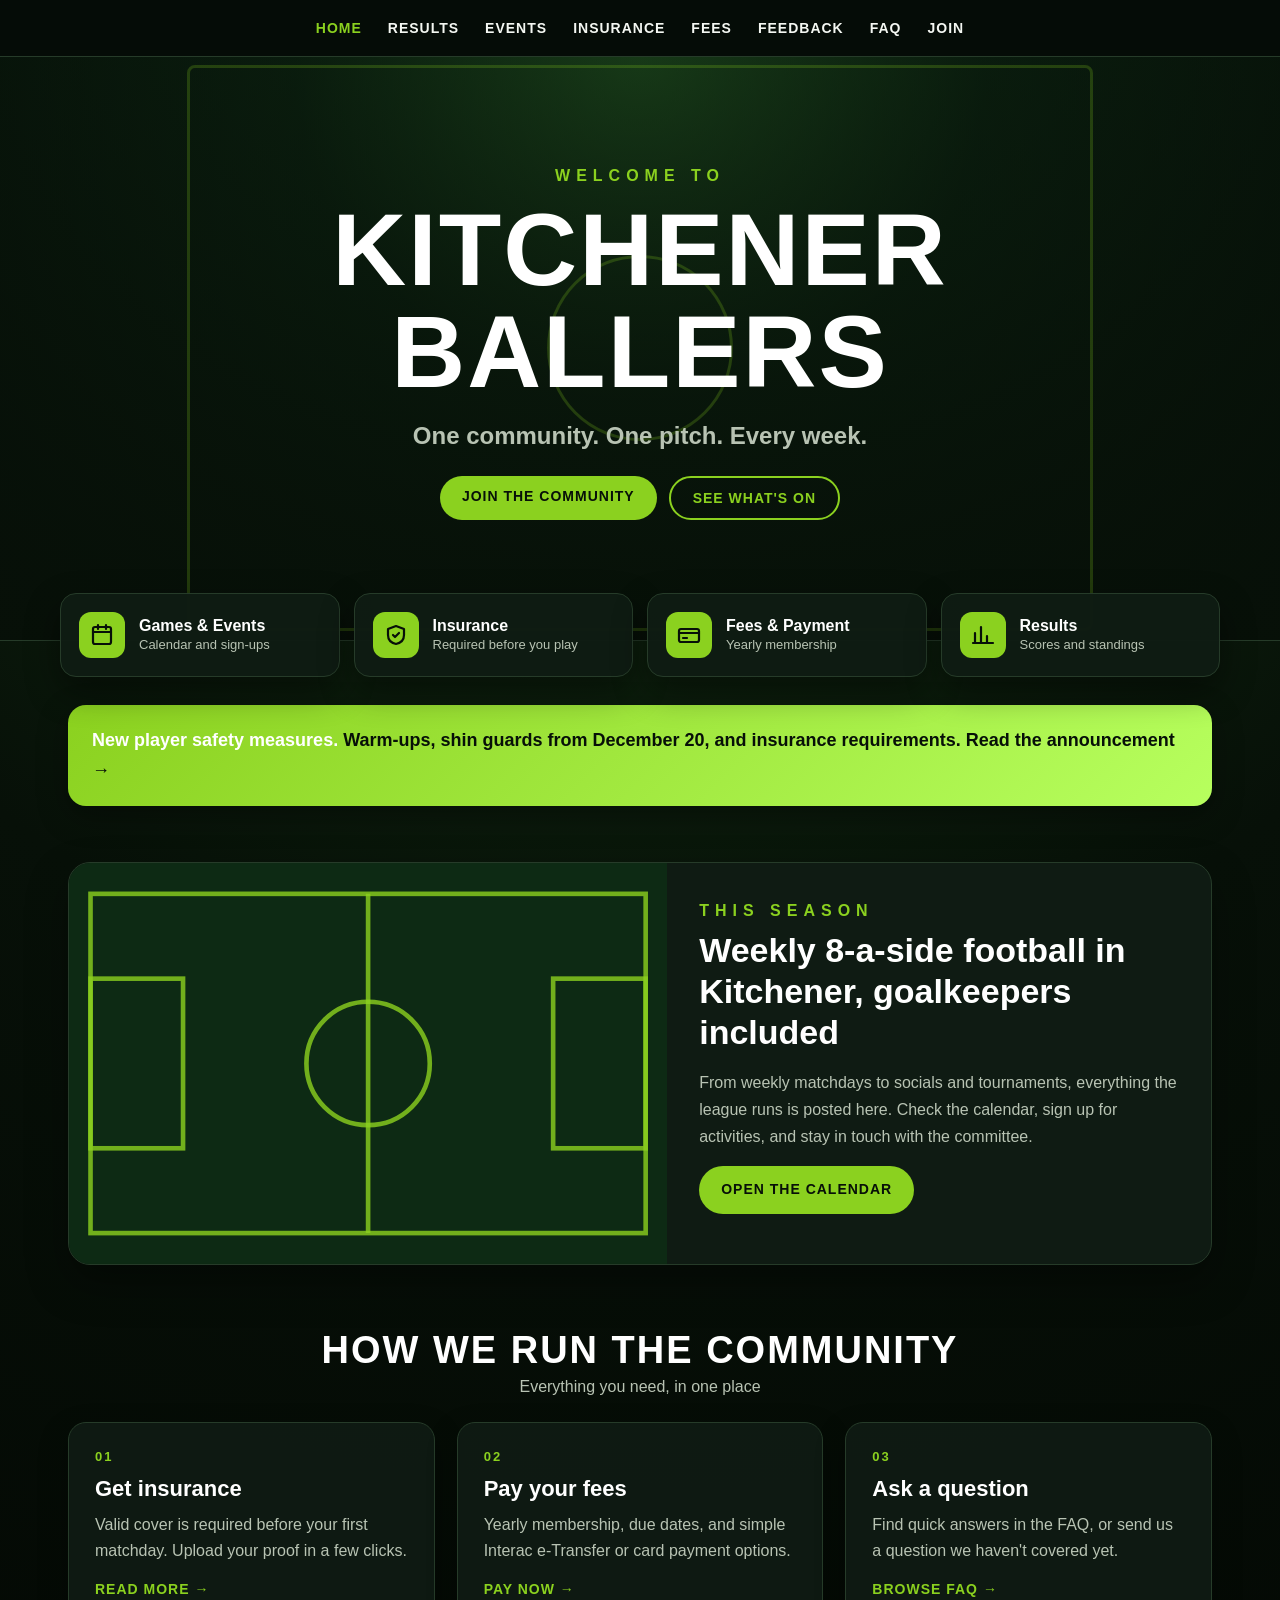
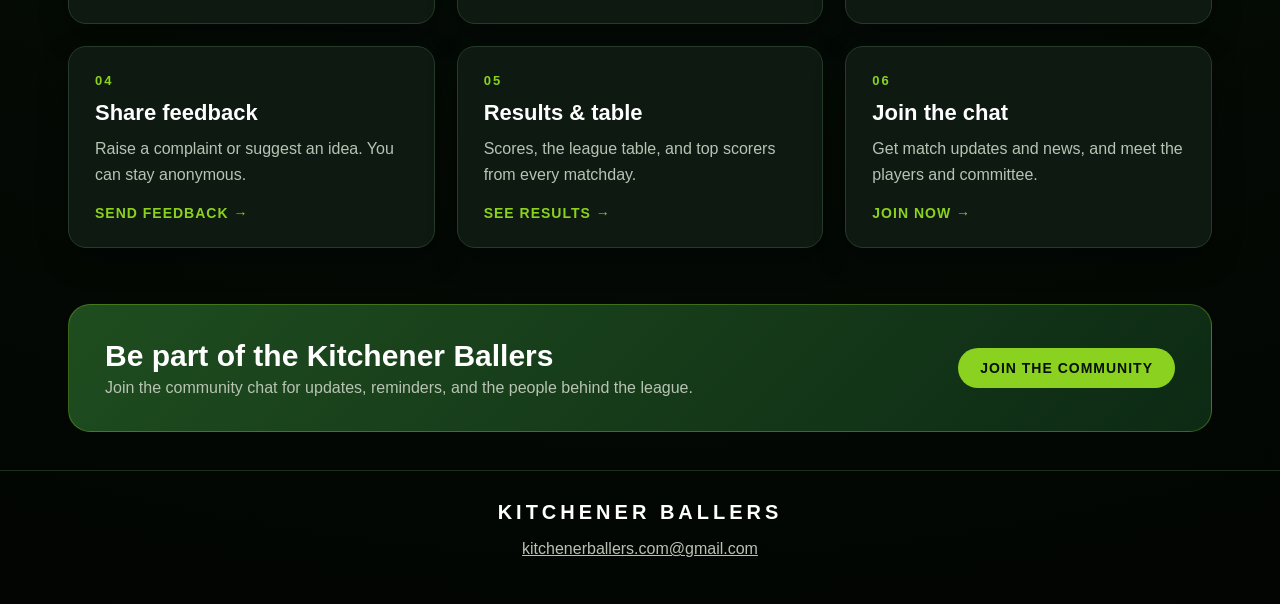
<file: index.html>
<!DOCTYPE html>
<html lang="en">

<head>
  <meta charset="UTF-8" />
  <meta name="viewport" content="width=device-width, initial-scale=1.0" />
  <title>Kitchener Ballers | Home</title>
  <link rel="stylesheet" href="styles.css?v=401" />
  <link rel="manifest" href="manifest.webmanifest" />
  <meta name="theme-color" content="#071008" />
  <link rel="apple-touch-icon" href="icons/apple-touch-icon.png" />
  <meta name="apple-mobile-web-app-capable" content="yes" />
  <meta name="apple-mobile-web-app-title" content="Ballers" />
</head>

<body>

  <nav class="site-nav">
    <a href="index.html" class="active">Home</a>
    <a href="results.html">Results</a>
    <a href="events.html">Events</a>
    <a href="insurance.html">Insurance</a>
    <a href="fees.html">Fees</a>
    <a href="feedback.html">Feedback</a>
    <a href="faq.html">FAQ</a>
    <a href="join.html">Join</a>
  </nav>

  <!-- Hero -->
  <section class="home-hero">
    <div class="home-hero-inner">
      <p class="eyebrow">Welcome to</p>
      <h1 class="home-title">Kitchener Ballers</h1>
      <p class="home-lead">One community. One pitch. Every week.</p>
      <div class="hero-actions">
        <a class="btn" href="join.html">Join the community</a>
        <a class="btn outline" href="events.html">See what's on</a>
      </div>
    </div>
  </section>

  <!-- Quick links -->
  <section class="quick-strip">
    <a class="quick" href="events.html">
      <span class="quick-icon" aria-hidden="true">
        <svg viewBox="0 0 24 24"><rect x="3" y="4" width="18" height="17" rx="2"/><path d="M3 9h18M8 2v4M16 2v4"/></svg>
      </span>
      <span><strong>Games &amp; Events</strong><small>Calendar and sign-ups</small></span>
    </a>
    <a class="quick" href="insurance.html">
      <span class="quick-icon" aria-hidden="true">
        <svg viewBox="0 0 24 24"><path d="M12 3l8 3v6c0 5-3.5 8-8 9-4.5-1-8-4-8-9V6z"/><path d="M9 12l2 2 4-4"/></svg>
      </span>
      <span><strong>Insurance</strong><small>Required before you play</small></span>
    </a>
    <a class="quick" href="fees.html">
      <span class="quick-icon" aria-hidden="true">
        <svg viewBox="0 0 24 24"><rect x="2" y="6" width="20" height="13" rx="2"/><path d="M2 10h20M6 15h4"/></svg>
      </span>
      <span><strong>Fees &amp; Payment</strong><small>Yearly membership</small></span>
    </a>
    <a class="quick" href="results.html">
      <span class="quick-icon" aria-hidden="true">
        <svg viewBox="0 0 24 24"><path d="M4 20V10M10 20V4M16 20v-7M22 20H2"/></svg>
      </span>
      <span><strong>Results</strong><small>Scores and standings</small></span>
    </a>
  </section>

  <main class="container">

    <!-- Safety notice -->
    <a class="notice" href="safety.html" style="display:block;text-decoration:none;color:#071008;margin-top:0">
      <strong>New player safety measures.</strong> Warm-ups, shin guards from December 20, and insurance requirements. Read the announcement &rarr;
    </a>

    <!-- Feature panels -->
    <section class="feature">
      <div class="feature-art art-pitch" aria-hidden="true">
        <svg viewBox="0 0 400 260" preserveAspectRatio="xMidYMid slice">
          <rect width="400" height="260" fill="#0d2a14"/>
          <rect x="20" y="20" width="360" height="220" fill="none" stroke="#8bd11f" stroke-width="3" opacity=".8"/>
          <line x1="200" y1="20" x2="200" y2="240" stroke="#8bd11f" stroke-width="3" opacity=".8"/>
          <circle cx="200" cy="130" r="40" fill="none" stroke="#8bd11f" stroke-width="3" opacity=".8"/>
          <rect x="20" y="75" width="60" height="110" fill="none" stroke="#8bd11f" stroke-width="3" opacity=".8"/>
          <rect x="320" y="75" width="60" height="110" fill="none" stroke="#8bd11f" stroke-width="3" opacity=".8"/>
        </svg>
      </div>
      <div class="feature-body">
        <p class="eyebrow">This season</p>
        <h2>Weekly 8-a-side football in Kitchener, goalkeepers included</h2>
        <p>From weekly matchdays to socials and tournaments, everything the league runs is posted here. Check the calendar, sign up for activities, and stay in touch with the committee.</p>
        <p><a class="btn" href="events.html">Open the calendar</a></p>
      </div>
    </section>

    <section class="section-head">
      <h2>How we run the community</h2>
      <p>Everything you need, in one place</p>
    </section>

    <section class="grid three">

      <a class="tile" href="insurance.html">
        <span class="tile-num">01</span>
        <h3>Get insurance</h3>
        <p>Valid cover is required before your first matchday. Upload your proof in a few clicks.</p>
        <span class="tile-link">Read more &rarr;</span>
      </a>

      <a class="tile" href="fees.html">
        <span class="tile-num">02</span>
        <h3>Pay your fees</h3>
        <p>Yearly membership, due dates, and simple Interac e-Transfer or card payment options.</p>
        <span class="tile-link">Pay now &rarr;</span>
      </a>

      <a class="tile" href="faq.html">
        <span class="tile-num">03</span>
        <h3>Ask a question</h3>
        <p>Find quick answers in the FAQ, or send us a question we haven't covered yet.</p>
        <span class="tile-link">Browse FAQ &rarr;</span>
      </a>

      <a class="tile" href="feedback.html">
        <span class="tile-num">04</span>
        <h3>Share feedback</h3>
        <p>Raise a complaint or suggest an idea. You can stay anonymous.</p>
        <span class="tile-link">Send feedback &rarr;</span>
      </a>

      <a class="tile" href="results.html">
        <span class="tile-num">05</span>
        <h3>Results &amp; table</h3>
        <p>Scores, the league table, and top scorers from every matchday.</p>
        <span class="tile-link">See results &rarr;</span>
      </a>

      <a class="tile" href="join.html">
        <span class="tile-num">06</span>
        <h3>Join the chat</h3>
        <p>Get match updates and news, and meet the players and committee.</p>
        <span class="tile-link">Join now &rarr;</span>
      </a>

    </section>

    <!-- Community banner -->
    <section class="banner">
      <div>
        <h2>Be part of the Kitchener Ballers</h2>
        <p>Join the community chat for updates, reminders, and the people behind the league.</p>
      </div>
      <a class="btn" href="join.html">Join the community</a>
    </section>

  </main>

  <footer>
    <p class="footer-brand">Kitchener Ballers</p>
    <p>
      <a href="mailto:kitchenerballers.com@gmail.com">kitchenerballers.com@gmail.com</a>
    </p>
  </footer>

</body>

</html>
</file>
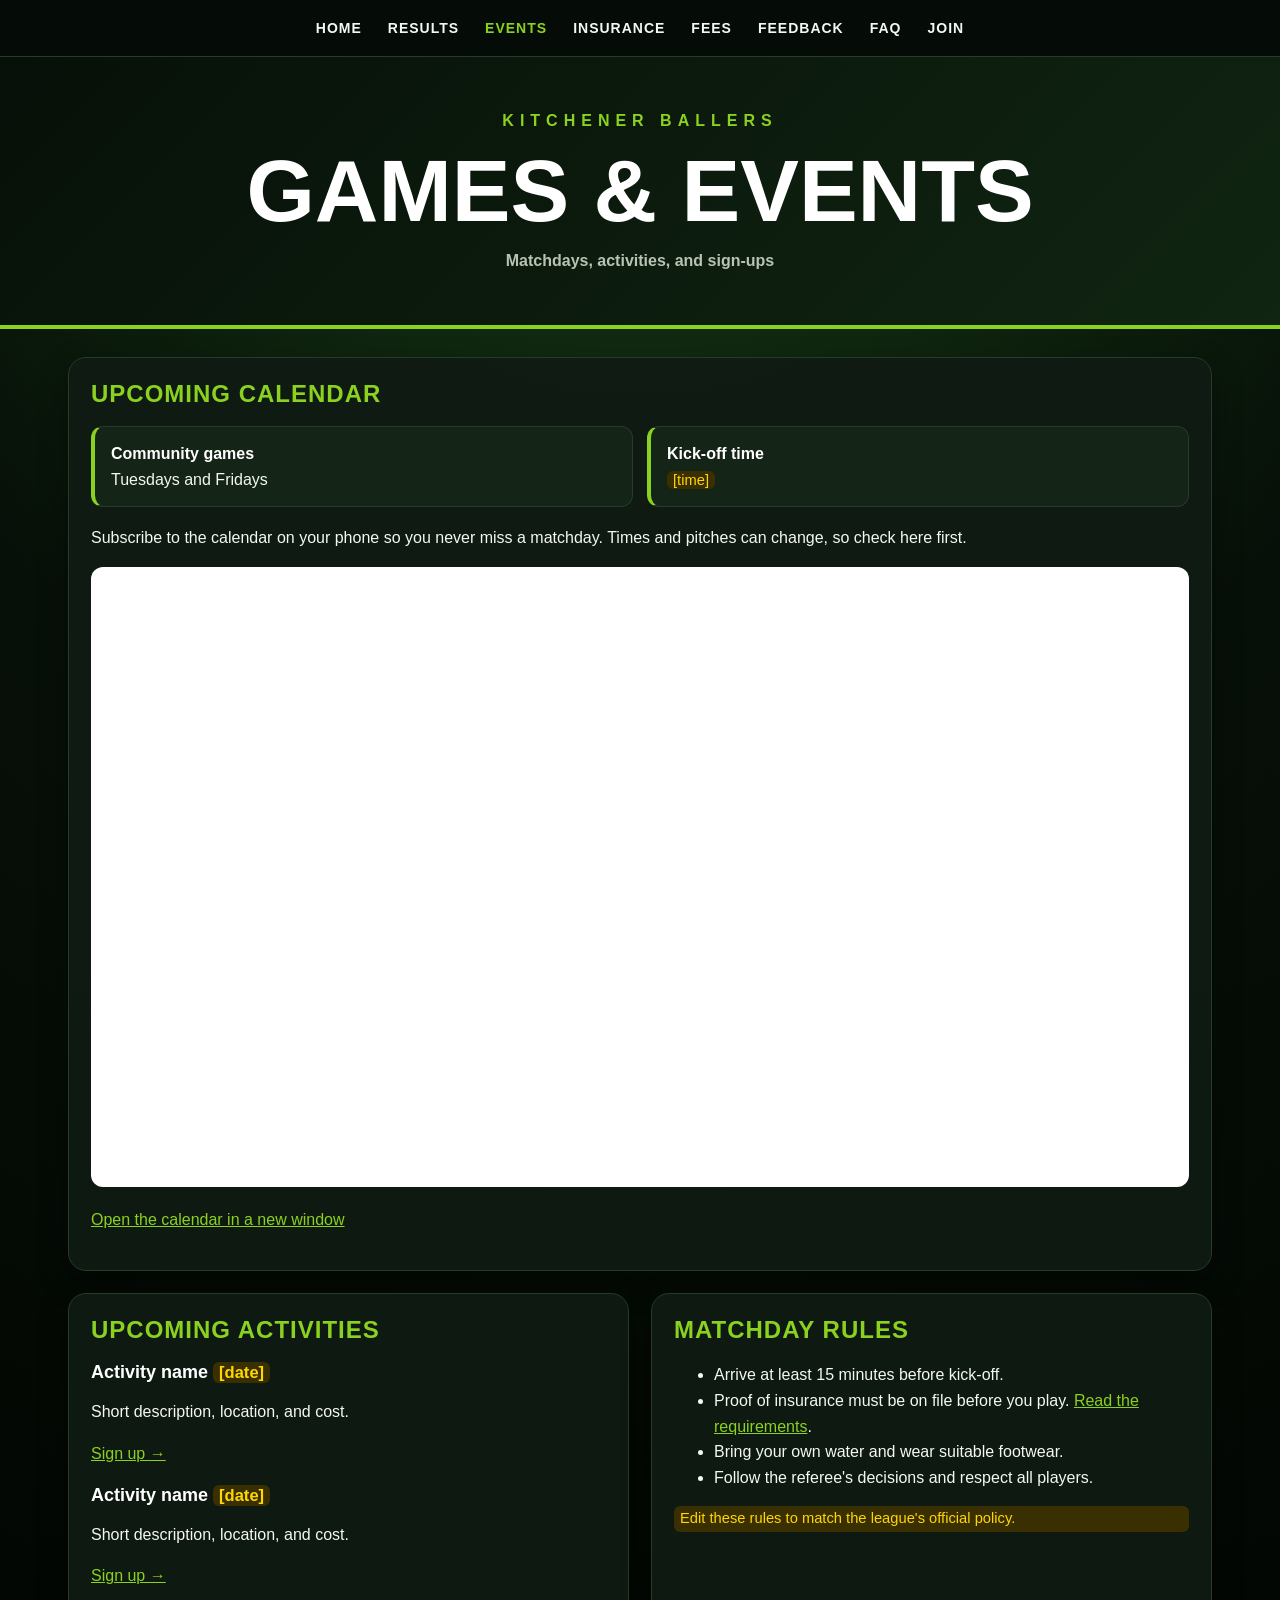
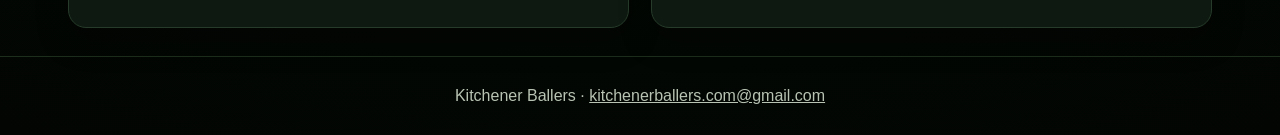
<file: events.html>
<!DOCTYPE html>
<html lang="en">

<head>
  <meta charset="UTF-8" />
  <meta name="viewport" content="width=device-width, initial-scale=1.0" />
  <title>Kitchener Ballers | Events</title>
  <link rel="stylesheet" href="styles.css?v=400" />
  <link rel="manifest" href="manifest.webmanifest" />
  <meta name="theme-color" content="#071008" />
  <link rel="apple-touch-icon" href="icons/apple-touch-icon.png" />
  <meta name="apple-mobile-web-app-capable" content="yes" />
  <meta name="apple-mobile-web-app-title" content="Ballers" />
</head>

<body>

  <nav class="site-nav">
    <a href="index.html">Home</a>
    <a href="results.html">Results</a>
    <a href="events.html" class="active">Events</a>
    <a href="insurance.html">Insurance</a>
    <a href="fees.html">Fees</a>
    <a href="feedback.html">Feedback</a>
    <a href="faq.html">FAQ</a>
    <a href="join.html">Join</a>
  </nav>

  <header class="hero">
    <p class="eyebrow">Kitchener Ballers</p>
    <h1>Games &amp; Events</h1>
    <p class="tagline">Matchdays, activities, and sign-ups</p>
  </header>

  <main class="container">

    <section class="card">
      <h2>Upcoming Calendar</h2>
      <div class="schedule-strip">
        <div><strong>Community games</strong><br>Tuesdays and Fridays</div>
        <div><strong>Kick-off time</strong><br><span class="placeholder">[time]</span></div>
      </div>
      <p>Subscribe to the calendar on your phone so you never miss a matchday. Times and pitches can change, so check here first.</p>
      <!-- Replace the src below with your Google Calendar embed link:
           Google Calendar > Settings > your calendar > Integrate calendar > Embed code -->
      <iframe class="embed" src="https://calendar.google.com/calendar/embed?src=REPLACE_WITH_CALENDAR_ID" title="Kitchener Ballers calendar"></iframe>
      <p><a href="https://calendar.google.com/calendar/embed?src=REPLACE_WITH_CALENDAR_ID">Open the calendar in a new window</a></p>
    </section>

    <section class="grid" style="margin-top:22px">

      <div class="card">
        <h2>Upcoming Activities</h2>
        <h3>Activity name <span class="placeholder">[date]</span></h3>
        <p>Short description, location, and cost.</p>
        <p><a href="https://forms.gle/REPLACE-ME-activity-signup">Sign up &rarr;</a></p>
        <h3>Activity name <span class="placeholder">[date]</span></h3>
        <p>Short description, location, and cost.</p>
        <p><a href="https://forms.gle/REPLACE-ME-activity-signup">Sign up &rarr;</a></p>
      </div>

      <div class="card">
        <h2>Matchday Rules</h2>
        <ul>
          <li>Arrive at least 15 minutes before kick-off.</li>
          <li>Proof of insurance must be on file before you play. <a href="insurance.html">Read the requirements</a>.</li>
          <li>Bring your own water and wear suitable footwear.</li>
          <li>Follow the referee's decisions and respect all players.</li>
        </ul>
        <p class="placeholder">Edit these rules to match the league's official policy.</p>
      </div>

    </section>

  </main>

  <footer>
    Kitchener Ballers &middot; <a href="mailto:kitchenerballers.com@gmail.com">kitchenerballers.com@gmail.com</a>
  </footer>

</body>

</html>
</file>
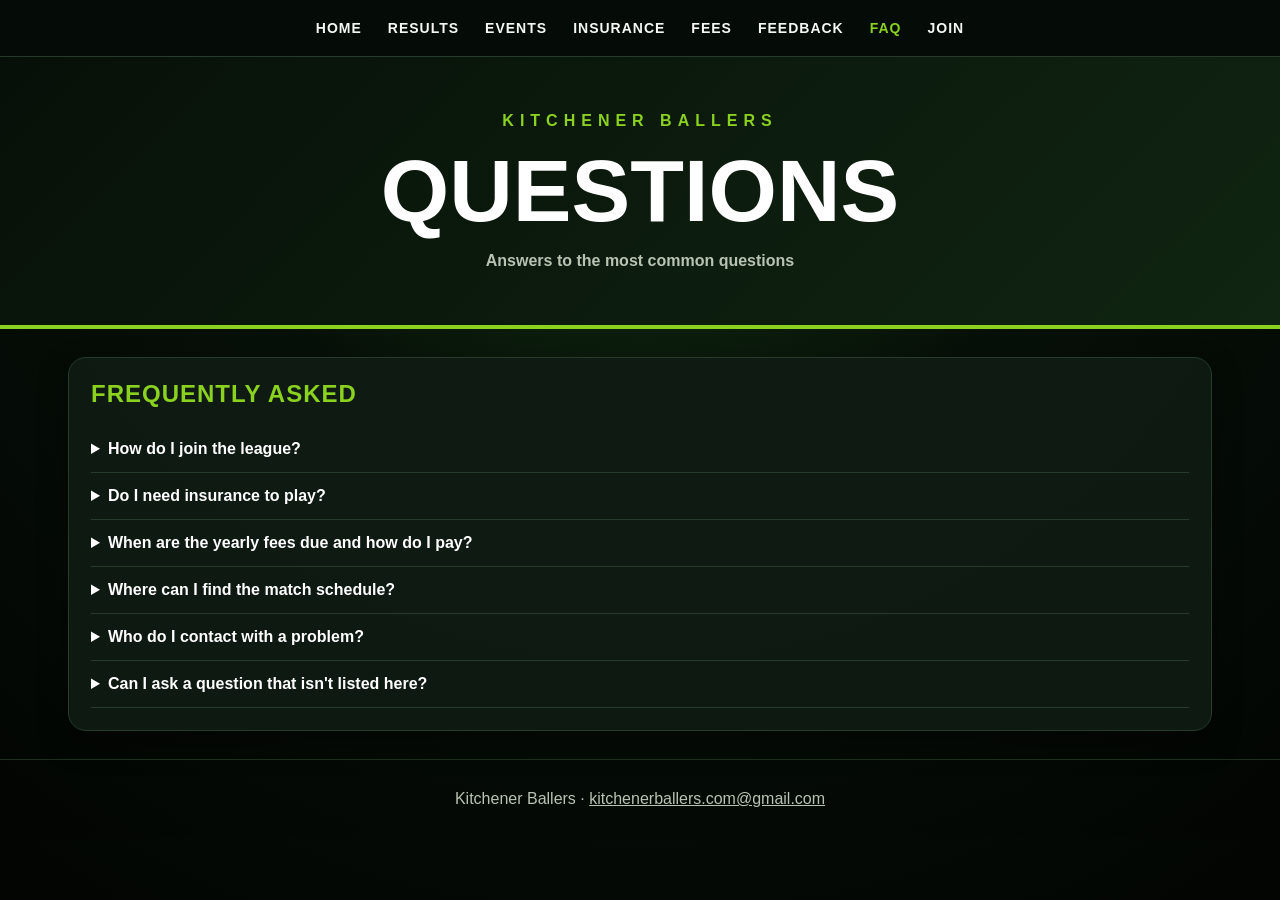
<file: faq.html>
<!DOCTYPE html>
<html lang="en">

<head>
  <meta charset="UTF-8" />
  <meta name="viewport" content="width=device-width, initial-scale=1.0" />
  <title>Kitchener Ballers | FAQ</title>
  <link rel="stylesheet" href="styles.css?v=400" />
  <link rel="manifest" href="manifest.webmanifest" />
  <meta name="theme-color" content="#071008" />
  <link rel="apple-touch-icon" href="icons/apple-touch-icon.png" />
  <meta name="apple-mobile-web-app-capable" content="yes" />
  <meta name="apple-mobile-web-app-title" content="Ballers" />
</head>

<body>

  <nav class="site-nav">
    <a href="index.html">Home</a>
    <a href="results.html">Results</a>
    <a href="events.html">Events</a>
    <a href="insurance.html">Insurance</a>
    <a href="fees.html">Fees</a>
    <a href="feedback.html">Feedback</a>
    <a href="faq.html" class="active">FAQ</a>
    <a href="join.html">Join</a>
  </nav>

  <header class="hero">
    <p class="eyebrow">Kitchener Ballers</p>
    <h1>Questions</h1>
    <p class="tagline">Answers to the most common questions</p>
  </header>

  <main class="container">

    <section class="card faq">
      <h2>Frequently Asked</h2>

      <details>
        <summary>How do I join the league?</summary>
        <p>Join the community chat, then follow the sign-up steps the committee shares there. <a href="join.html">Go to Join</a>.</p>
      </details>

      <details>
        <summary>Do I need insurance to play?</summary>
        <p>Yes. Upload your proof of insurance before your first matchday. <a href="insurance.html">See the requirements</a>.</p>
      </details>

      <details>
        <summary>When are the yearly fees due and how do I pay?</summary>
        <p>See the <a href="fees.html">fees page</a> for the amount, the due date, and how to pay by Interac e-Transfer or card.</p>
      </details>

      <details>
        <summary>Where can I find the match schedule?</summary>
        <p>Check the <a href="events.html">events calendar</a>. Results and standings are on the <a href="results.html">results page</a>.</p>
      </details>

      <details>
        <summary>Who do I contact with a problem?</summary>
        <p>Use the <a href="feedback.html">feedback form</a> for complaints, or email <a href="mailto:kitchenerballers.com@gmail.com">kitchenerballers.com@gmail.com</a>.</p>
      </details>

      <details>
        <summary>Can I ask a question that isn't listed here?</summary>
        <p class="placeholder">Add your Google Form link here for general questions.</p>
        <p><a class="btn" href="https://forms.gle/REPLACE-ME-questions">Ask a question</a></p>
      </details>

    </section>

  </main>

  <footer>
    Kitchener Ballers &middot; <a href="mailto:kitchenerballers.com@gmail.com">kitchenerballers.com@gmail.com</a>
  </footer>

</body>

</html>
</file>
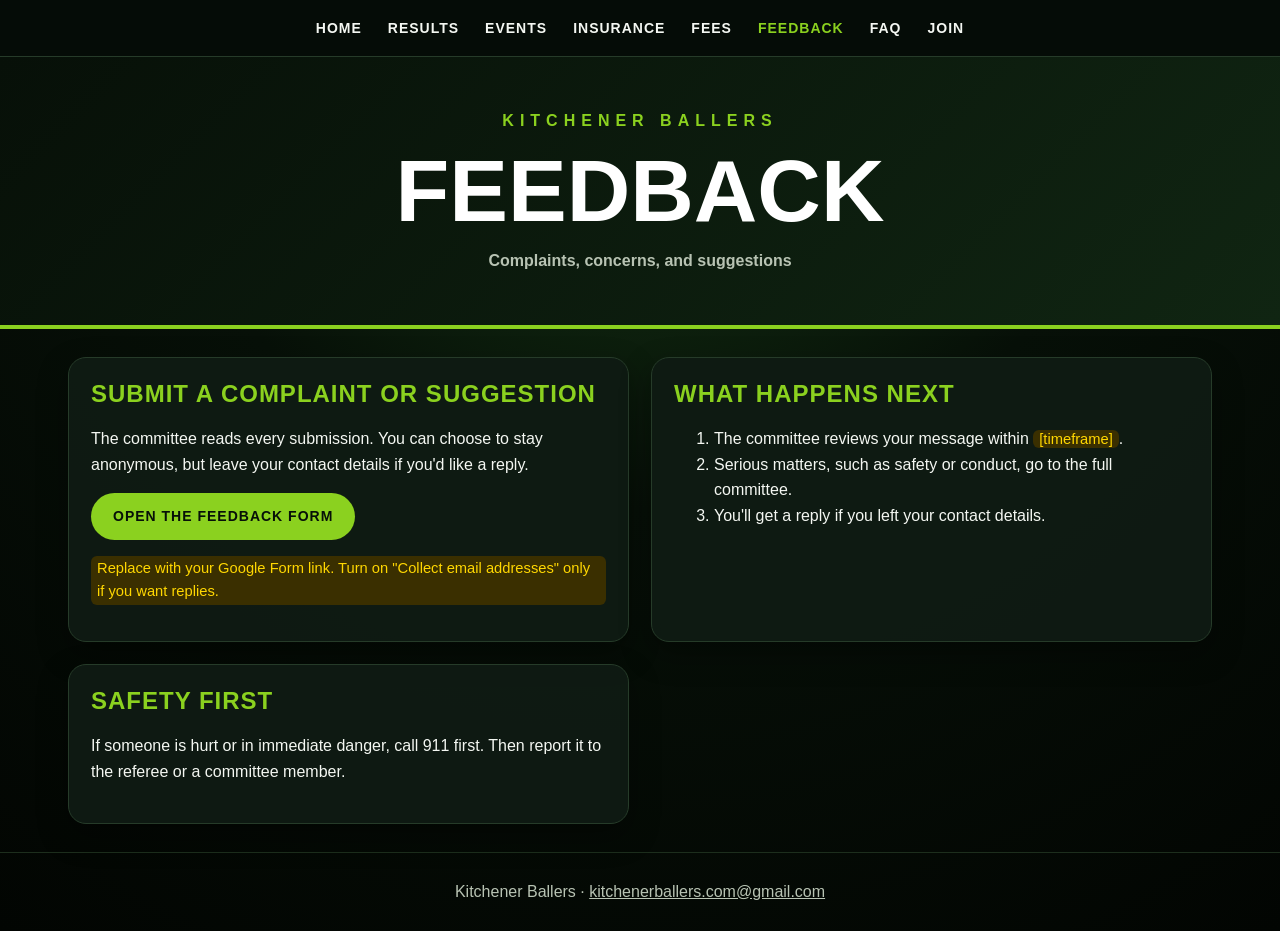
<file: feedback.html>
<!DOCTYPE html>
<html lang="en">

<head>
  <meta charset="UTF-8" />
  <meta name="viewport" content="width=device-width, initial-scale=1.0" />
  <title>Kitchener Ballers | Feedback</title>
  <link rel="stylesheet" href="styles.css?v=400" />
  <link rel="manifest" href="manifest.webmanifest" />
  <meta name="theme-color" content="#071008" />
  <link rel="apple-touch-icon" href="icons/apple-touch-icon.png" />
  <meta name="apple-mobile-web-app-capable" content="yes" />
  <meta name="apple-mobile-web-app-title" content="Ballers" />
</head>

<body>

  <nav class="site-nav">
    <a href="index.html">Home</a>
    <a href="results.html">Results</a>
    <a href="events.html">Events</a>
    <a href="insurance.html">Insurance</a>
    <a href="fees.html">Fees</a>
    <a href="feedback.html" class="active">Feedback</a>
    <a href="faq.html">FAQ</a>
    <a href="join.html">Join</a>
  </nav>

  <header class="hero">
    <p class="eyebrow">Kitchener Ballers</p>
    <h1>Feedback</h1>
    <p class="tagline">Complaints, concerns, and suggestions</p>
  </header>

  <main class="container">

    <section class="grid">

      <div class="card">
        <h2>Submit a Complaint or Suggestion</h2>
        <p>The committee reads every submission. You can choose to stay anonymous, but leave your contact details if you'd like a reply.</p>
        <p><a class="btn" href="https://forms.gle/REPLACE-ME-feedback">Open the feedback form</a></p>
        <p class="placeholder">Replace with your Google Form link. Turn on "Collect email addresses" only if you want replies.</p>
      </div>

      <div class="card">
        <h2>What Happens Next</h2>
        <ol>
          <li>The committee reviews your message within <span class="placeholder">[timeframe]</span>.</li>
          <li>Serious matters, such as safety or conduct, go to the full committee.</li>
          <li>You'll get a reply if you left your contact details.</li>
        </ol>
      </div>

      <div class="card">
        <h2>Safety First</h2>
        <p>If someone is hurt or in immediate danger, call 911 first. Then report it to the referee or a committee member.</p>
      </div>

    </section>

  </main>

  <footer>
    Kitchener Ballers &middot; <a href="mailto:kitchenerballers.com@gmail.com">kitchenerballers.com@gmail.com</a>
  </footer>

</body>

</html>
</file>
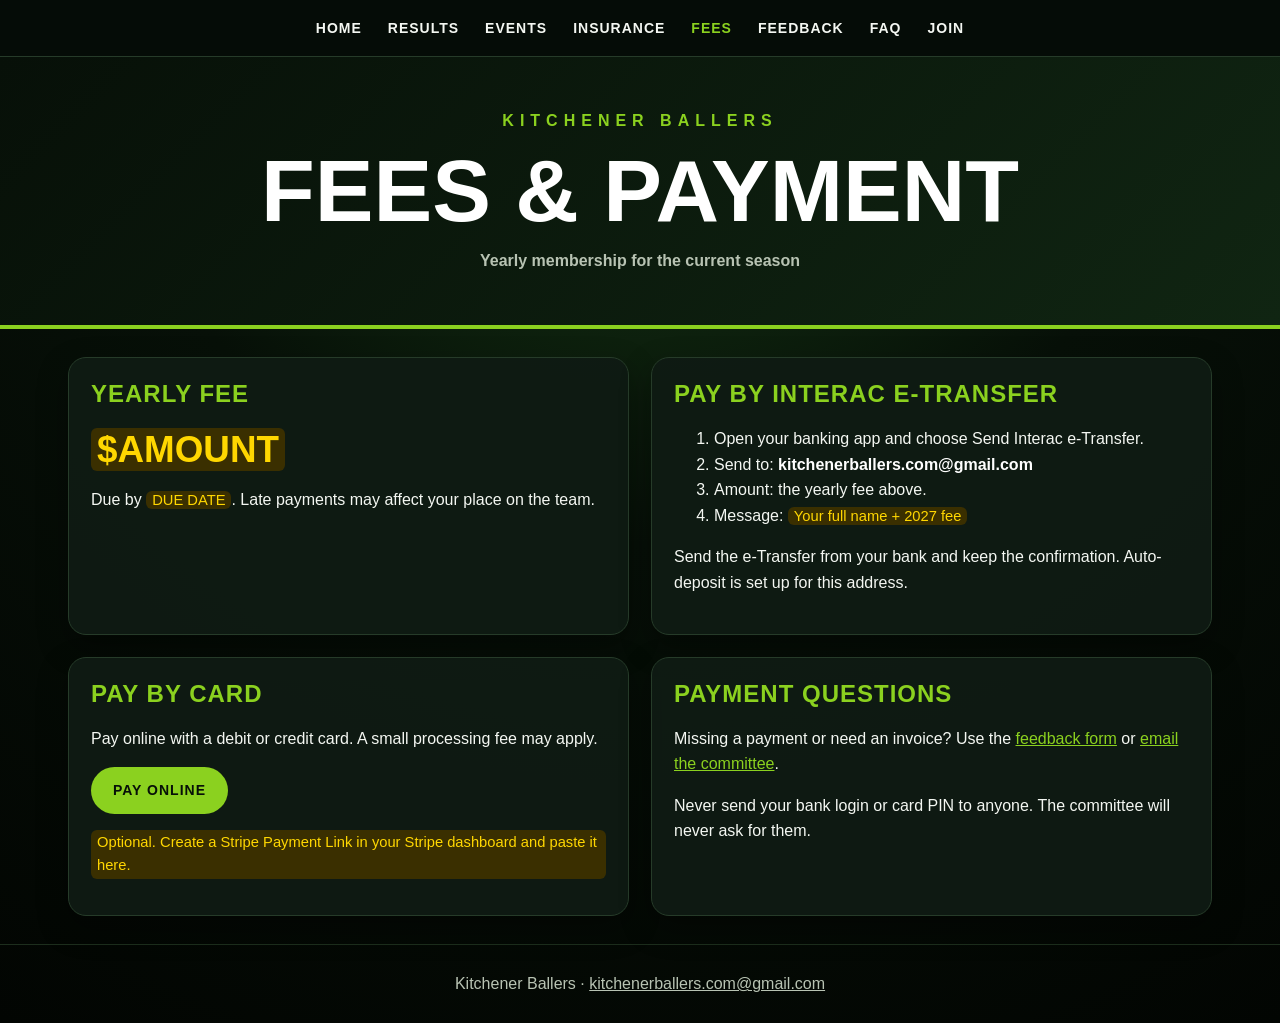
<file: fees.html>
<!DOCTYPE html>
<html lang="en">

<head>
  <meta charset="UTF-8" />
  <meta name="viewport" content="width=device-width, initial-scale=1.0" />
  <title>Kitchener Ballers | Fees</title>
  <link rel="stylesheet" href="styles.css?v=400" />
  <link rel="manifest" href="manifest.webmanifest" />
  <meta name="theme-color" content="#071008" />
  <link rel="apple-touch-icon" href="icons/apple-touch-icon.png" />
  <meta name="apple-mobile-web-app-capable" content="yes" />
  <meta name="apple-mobile-web-app-title" content="Ballers" />
</head>

<body>

  <nav class="site-nav">
    <a href="index.html">Home</a>
    <a href="results.html">Results</a>
    <a href="events.html">Events</a>
    <a href="insurance.html">Insurance</a>
    <a href="fees.html" class="active">Fees</a>
    <a href="feedback.html">Feedback</a>
    <a href="faq.html">FAQ</a>
    <a href="join.html">Join</a>
  </nav>

  <header class="hero">
    <p class="eyebrow">Kitchener Ballers</p>
    <h1>Fees &amp; Payment</h1>
    <p class="tagline">Yearly membership for the current season</p>
  </header>

  <main class="container">

    <section class="grid">

      <div class="card">
        <h2>Yearly Fee</h2>
        <div class="fee-box"><span class="placeholder">$AMOUNT</span></div>
        <p>Due by <span class="placeholder">DUE DATE</span>. Late payments may affect your place on the team.</p>
      </div>

      <div class="card">
        <h2>Pay by Interac e-Transfer</h2>
        <ol>
          <li>Open your banking app and choose Send Interac e-Transfer.</li>
          <li>Send to: <strong>kitchenerballers.com@gmail.com</strong></li>
          <li>Amount: the yearly fee above.</li>
          <li>Message: <span class="placeholder">Your full name + 2027 fee</span></li>
        </ol>
        <p>Send the e-Transfer from your bank and keep the confirmation. Auto-deposit is set up for this address.</p>
      </div>

      <div class="card">
        <h2>Pay by Card</h2>
        <p>Pay online with a debit or credit card. A small processing fee may apply.</p>
        <p><a class="btn" href="https://buy.stripe.com/REPLACE-ME-payment-link">Pay online</a></p>
        <p class="placeholder">Optional. Create a Stripe Payment Link in your Stripe dashboard and paste it here.</p>
      </div>

      <div class="card">
        <h2>Payment Questions</h2>
        <p>Missing a payment or need an invoice? Use the <a href="feedback.html">feedback form</a> or <a href="mailto:kitchenerballers.com@gmail.com">email the committee</a>.</p>
        <p>Never send your bank login or card PIN to anyone. The committee will never ask for them.</p>
      </div>

    </section>

  </main>

  <footer>
    Kitchener Ballers &middot; <a href="mailto:kitchenerballers.com@gmail.com">kitchenerballers.com@gmail.com</a>
  </footer>

</body>

</html>
</file>
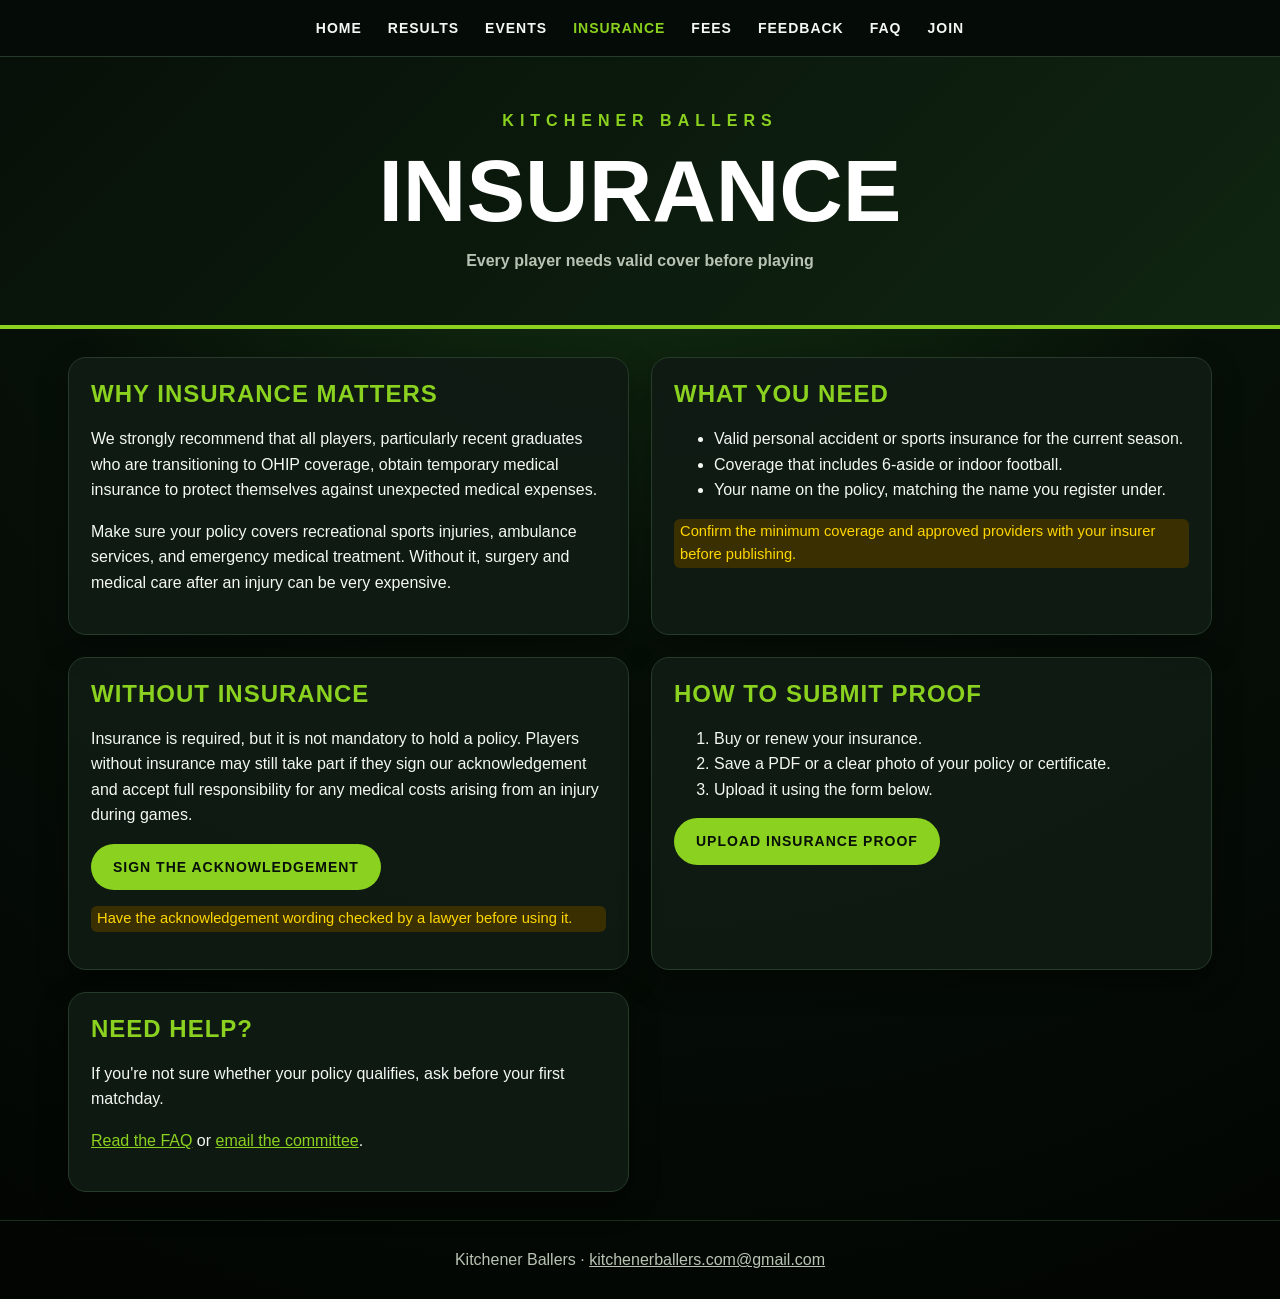
<file: insurance.html>
<!DOCTYPE html>
<html lang="en">

<head>
  <meta charset="UTF-8" />
  <meta name="viewport" content="width=device-width, initial-scale=1.0" />
  <title>Kitchener Ballers | Insurance</title>
  <link rel="stylesheet" href="styles.css?v=400" />
  <link rel="manifest" href="manifest.webmanifest" />
  <meta name="theme-color" content="#071008" />
  <link rel="apple-touch-icon" href="icons/apple-touch-icon.png" />
  <meta name="apple-mobile-web-app-capable" content="yes" />
  <meta name="apple-mobile-web-app-title" content="Ballers" />
</head>

<body>

  <nav class="site-nav">
    <a href="index.html">Home</a>
    <a href="results.html">Results</a>
    <a href="events.html">Events</a>
    <a href="insurance.html" class="active">Insurance</a>
    <a href="fees.html">Fees</a>
    <a href="feedback.html">Feedback</a>
    <a href="faq.html">FAQ</a>
    <a href="join.html">Join</a>
  </nav>

  <header class="hero">
    <p class="eyebrow">Kitchener Ballers</p>
    <h1>Insurance</h1>
    <p class="tagline">Every player needs valid cover before playing</p>
  </header>

  <main class="container">

    <section class="grid">

      <div class="card">
        <h2>Why Insurance Matters</h2>
        <p>We strongly recommend that all players, particularly recent graduates who are transitioning to OHIP coverage, obtain temporary medical insurance to protect themselves against unexpected medical expenses.</p>
        <p>Make sure your policy covers recreational sports injuries, ambulance services, and emergency medical treatment. Without it, surgery and medical care after an injury can be very expensive.</p>
      </div>

      <div class="card">
        <h2>What You Need</h2>
        <ul>
          <li>Valid personal accident or sports insurance for the current season.</li>
          <li>Coverage that includes 6-aside or indoor football.</li>
          <li>Your name on the policy, matching the name you register under.</li>
        </ul>
        <p class="placeholder">Confirm the minimum coverage and approved providers with your insurer before publishing.</p>
      </div>

      <div class="card">
        <h2>Without Insurance</h2>
        <p>Insurance is required, but it is not mandatory to hold a policy. Players without insurance may still take part if they sign our acknowledgement and accept full responsibility for any medical costs arising from an injury during games.</p>
        <p><a class="btn" href="https://forms.gle/REPLACE-ME-no-insurance-acknowledgement">Sign the acknowledgement</a></p>
        <p class="placeholder">Have the acknowledgement wording checked by a lawyer before using it.</p>
      </div>

      <div class="card">
        <h2>How to Submit Proof</h2>
        <ol>
          <li>Buy or renew your insurance.</li>
          <li>Save a PDF or a clear photo of your policy or certificate.</li>
          <li>Upload it using the form below.</li>
        </ol>
        <p><a class="btn" href="https://forms.gle/REPLACE-ME-insurance-upload">Upload insurance proof</a></p>
      </div>

      <div class="card">
        <h2>Need Help?</h2>
        <p>If you're not sure whether your policy qualifies, ask before your first matchday.</p>
        <p><a href="faq.html">Read the FAQ</a> or <a href="mailto:kitchenerballers.com@gmail.com">email the committee</a>.</p>
      </div>

    </section>

  </main>

  <footer>
    Kitchener Ballers &middot; <a href="mailto:kitchenerballers.com@gmail.com">kitchenerballers.com@gmail.com</a>
  </footer>

</body>

</html>
</file>
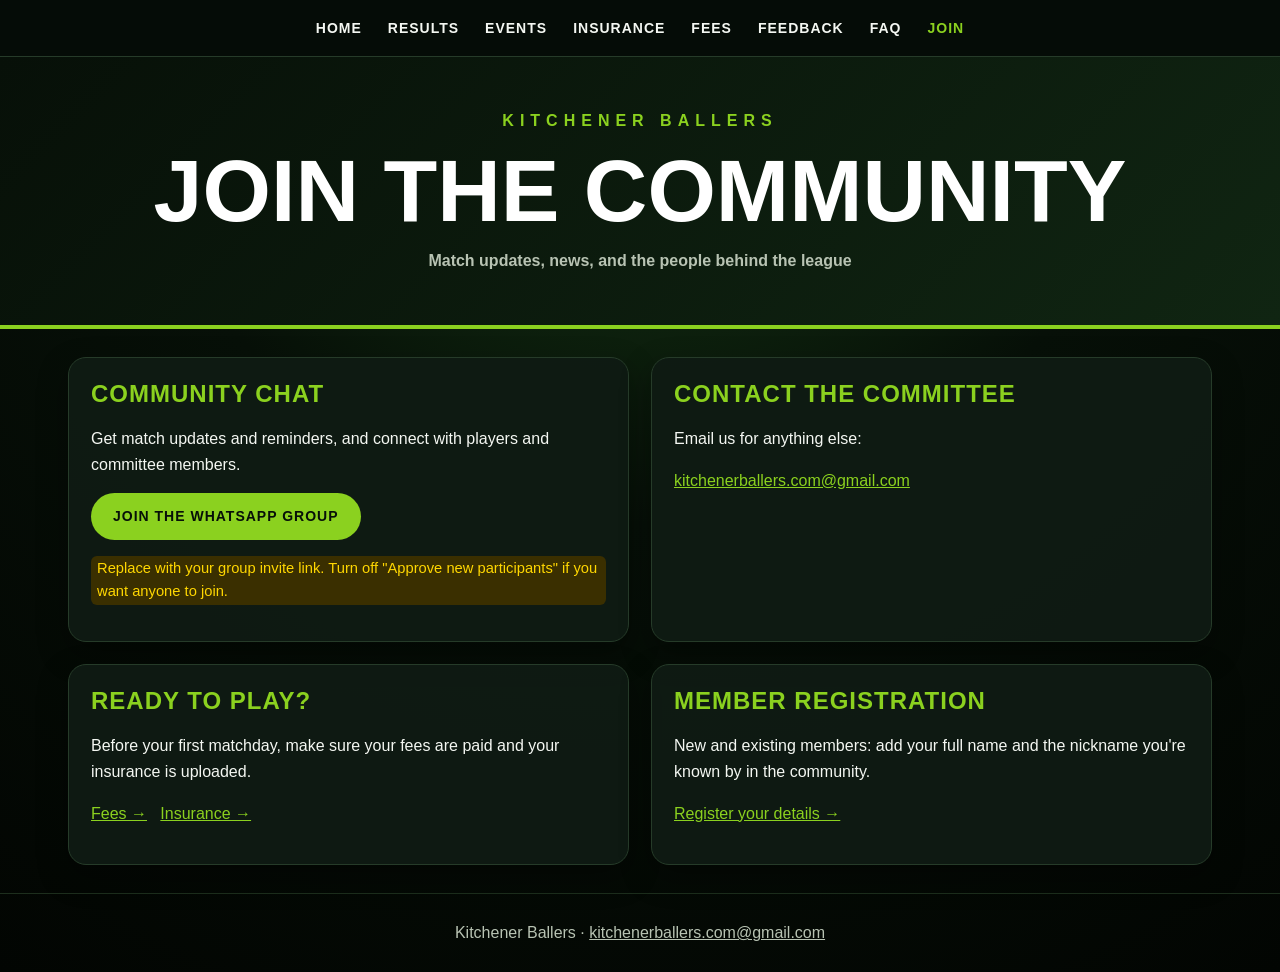
<file: join.html>
<!DOCTYPE html>
<html lang="en">

<head>
  <meta charset="UTF-8" />
  <meta name="viewport" content="width=device-width, initial-scale=1.0" />
  <title>Kitchener Ballers | Join</title>
  <link rel="stylesheet" href="styles.css?v=400" />
  <link rel="manifest" href="manifest.webmanifest" />
  <meta name="theme-color" content="#071008" />
  <link rel="apple-touch-icon" href="icons/apple-touch-icon.png" />
  <meta name="apple-mobile-web-app-capable" content="yes" />
  <meta name="apple-mobile-web-app-title" content="Ballers" />
</head>

<body>

  <nav class="site-nav">
    <a href="index.html">Home</a>
    <a href="results.html">Results</a>
    <a href="events.html">Events</a>
    <a href="insurance.html">Insurance</a>
    <a href="fees.html">Fees</a>
    <a href="feedback.html">Feedback</a>
    <a href="faq.html">FAQ</a>
    <a href="join.html" class="active">Join</a>
  </nav>

  <header class="hero">
    <p class="eyebrow">Kitchener Ballers</p>
    <h1>Join the Community</h1>
    <p class="tagline">Match updates, news, and the people behind the league</p>
  </header>

  <main class="container">

    <section class="grid">

      <div class="card">
        <h2>Community Chat</h2>
        <p>Get match updates and reminders, and connect with players and committee members.</p>
        <p><a class="btn" href="https://chat.whatsapp.com/REPLACE-ME-invite-code">Join the WhatsApp group</a></p>
        <p class="placeholder">Replace with your group invite link. Turn off "Approve new participants" if you want anyone to join.</p>
      </div>

      <div class="card">
        <h2>Contact the Committee</h2>
        <p>Email us for anything else:</p>
        <p><a href="mailto:kitchenerballers.com@gmail.com">kitchenerballers.com@gmail.com</a></p>
      </div>

      <div class="card">
        <h2>Ready to Play?</h2>
        <p>Before your first matchday, make sure your fees are paid and your insurance is uploaded.</p>
        <p><a href="fees.html">Fees &rarr;</a> &nbsp; <a href="insurance.html">Insurance &rarr;</a></p>
      </div>

      <div class="card">
        <h2>Member Registration</h2>
        <p>New and existing members: add your full name and the nickname you're known by in the community.</p>
        <p><a href="register.html">Register your details &rarr;</a></p>
      </div>

    </section>

  </main>

  <footer>
    Kitchener Ballers &middot; <a href="mailto:kitchenerballers.com@gmail.com">kitchenerballers.com@gmail.com</a>
  </footer>

</body>

</html>
</file>
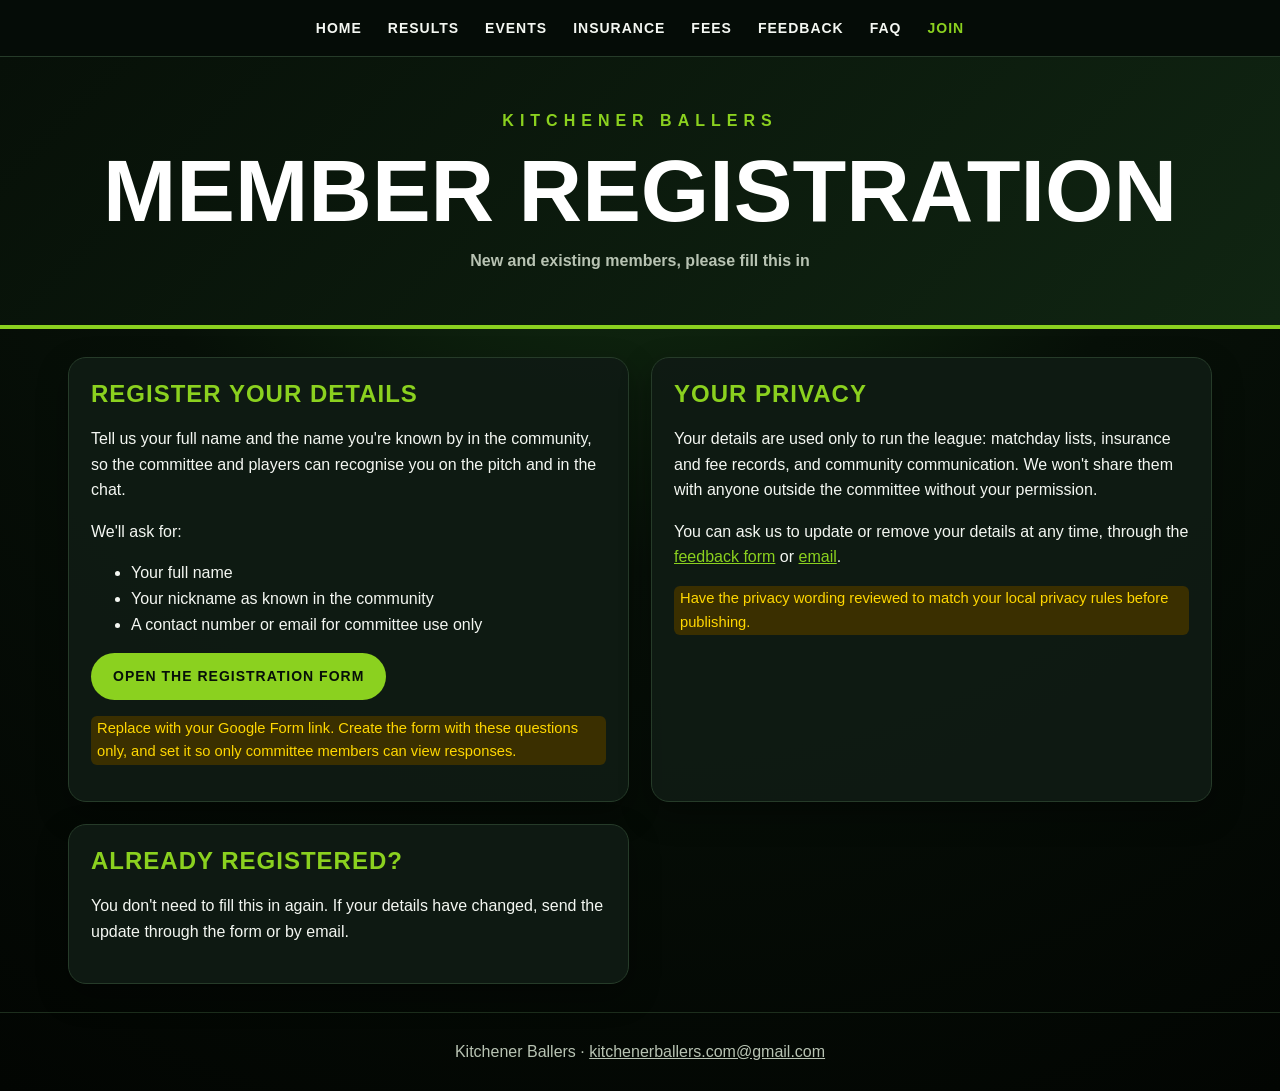
<file: register.html>
<!DOCTYPE html>
<html lang="en">

<head>
  <meta charset="UTF-8" />
  <meta name="viewport" content="width=device-width, initial-scale=1.0" />
  <title>Kitchener Ballers | Member Registration</title>
  <link rel="stylesheet" href="styles.css?v=403" />
  <link rel="manifest" href="manifest.webmanifest" />
  <meta name="theme-color" content="#071008" />
  <link rel="apple-touch-icon" href="icons/apple-touch-icon.png" />
</head>

<body>

  <nav class="site-nav">
    <a href="index.html">Home</a>
    <a href="results.html">Results</a>
    <a href="events.html">Events</a>
    <a href="insurance.html">Insurance</a>
    <a href="fees.html">Fees</a>
    <a href="feedback.html">Feedback</a>
    <a href="faq.html">FAQ</a>
    <a href="join.html" class="active">Join</a>
  </nav>

  <header class="hero">
    <p class="eyebrow">Kitchener Ballers</p>
    <h1>Member Registration</h1>
    <p class="tagline">New and existing members, please fill this in</p>
  </header>

  <main class="container">

    <section class="grid">

      <div class="card">
        <h2>Register Your Details</h2>
        <p>Tell us your full name and the name you're known by in the community, so the committee and players can recognise you on the pitch and in the chat.</p>
        <p>We'll ask for:</p>
        <ul>
          <li>Your full name</li>
          <li>Your nickname as known in the community</li>
          <li>A contact number or email for committee use only</li>
        </ul>
        <p><a class="btn" href="https://forms.gle/REPLACE-ME-member-registration">Open the registration form</a></p>
        <p class="placeholder">Replace with your Google Form link. Create the form with these questions only, and set it so only committee members can view responses.</p>
      </div>

      <div class="card">
        <h2>Your Privacy</h2>
        <p>Your details are used only to run the league: matchday lists, insurance and fee records, and community communication. We won't share them with anyone outside the committee without your permission.</p>
        <p>You can ask us to update or remove your details at any time, through the <a href="feedback.html">feedback form</a> or <a href="mailto:kitchenerballers.com@gmail.com">email</a>.</p>
        <p class="placeholder">Have the privacy wording reviewed to match your local privacy rules before publishing.</p>
      </div>

      <div class="card">
        <h2>Already Registered?</h2>
        <p>You don't need to fill this in again. If your details have changed, send the update through the form or by email.</p>
      </div>

    </section>

  </main>

  <footer>
    Kitchener Ballers &middot; <a href="mailto:kitchenerballers.com@gmail.com">kitchenerballers.com@gmail.com</a>
  </footer>

</body>

</html>
</file>
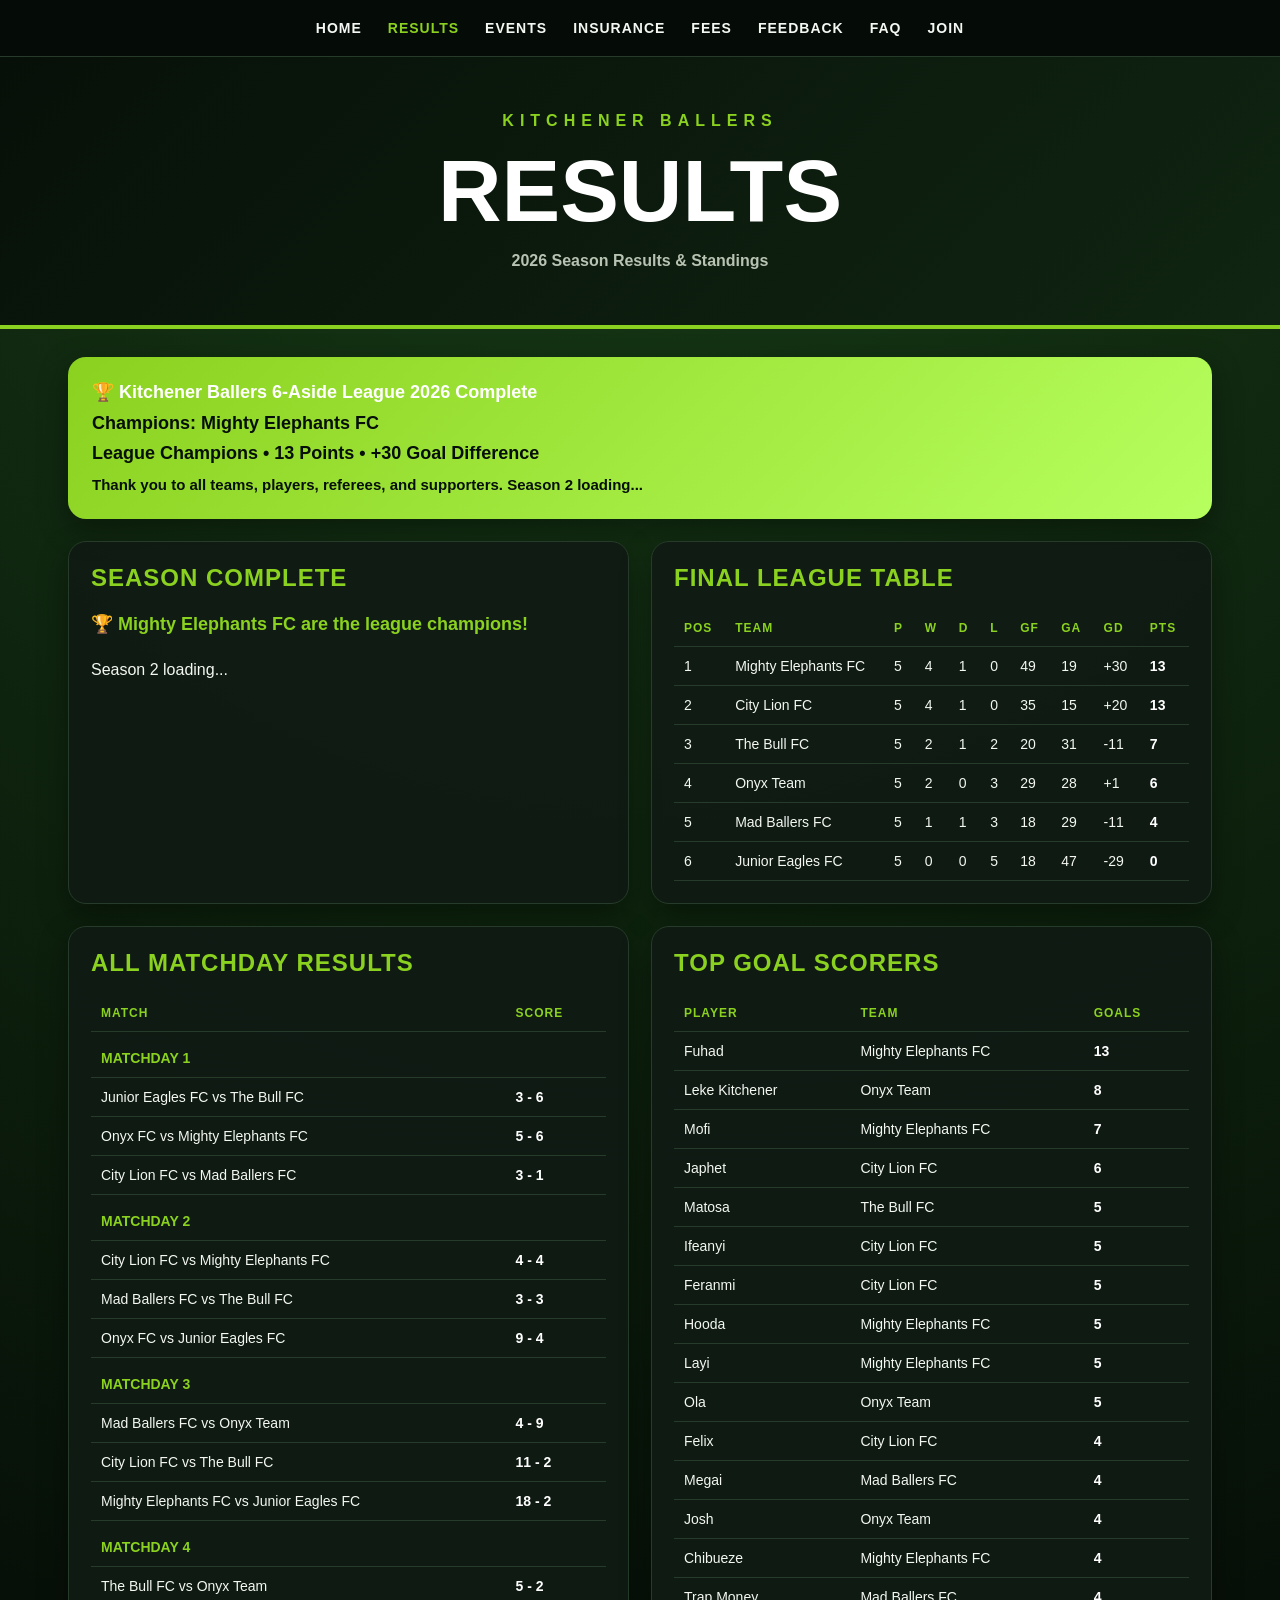
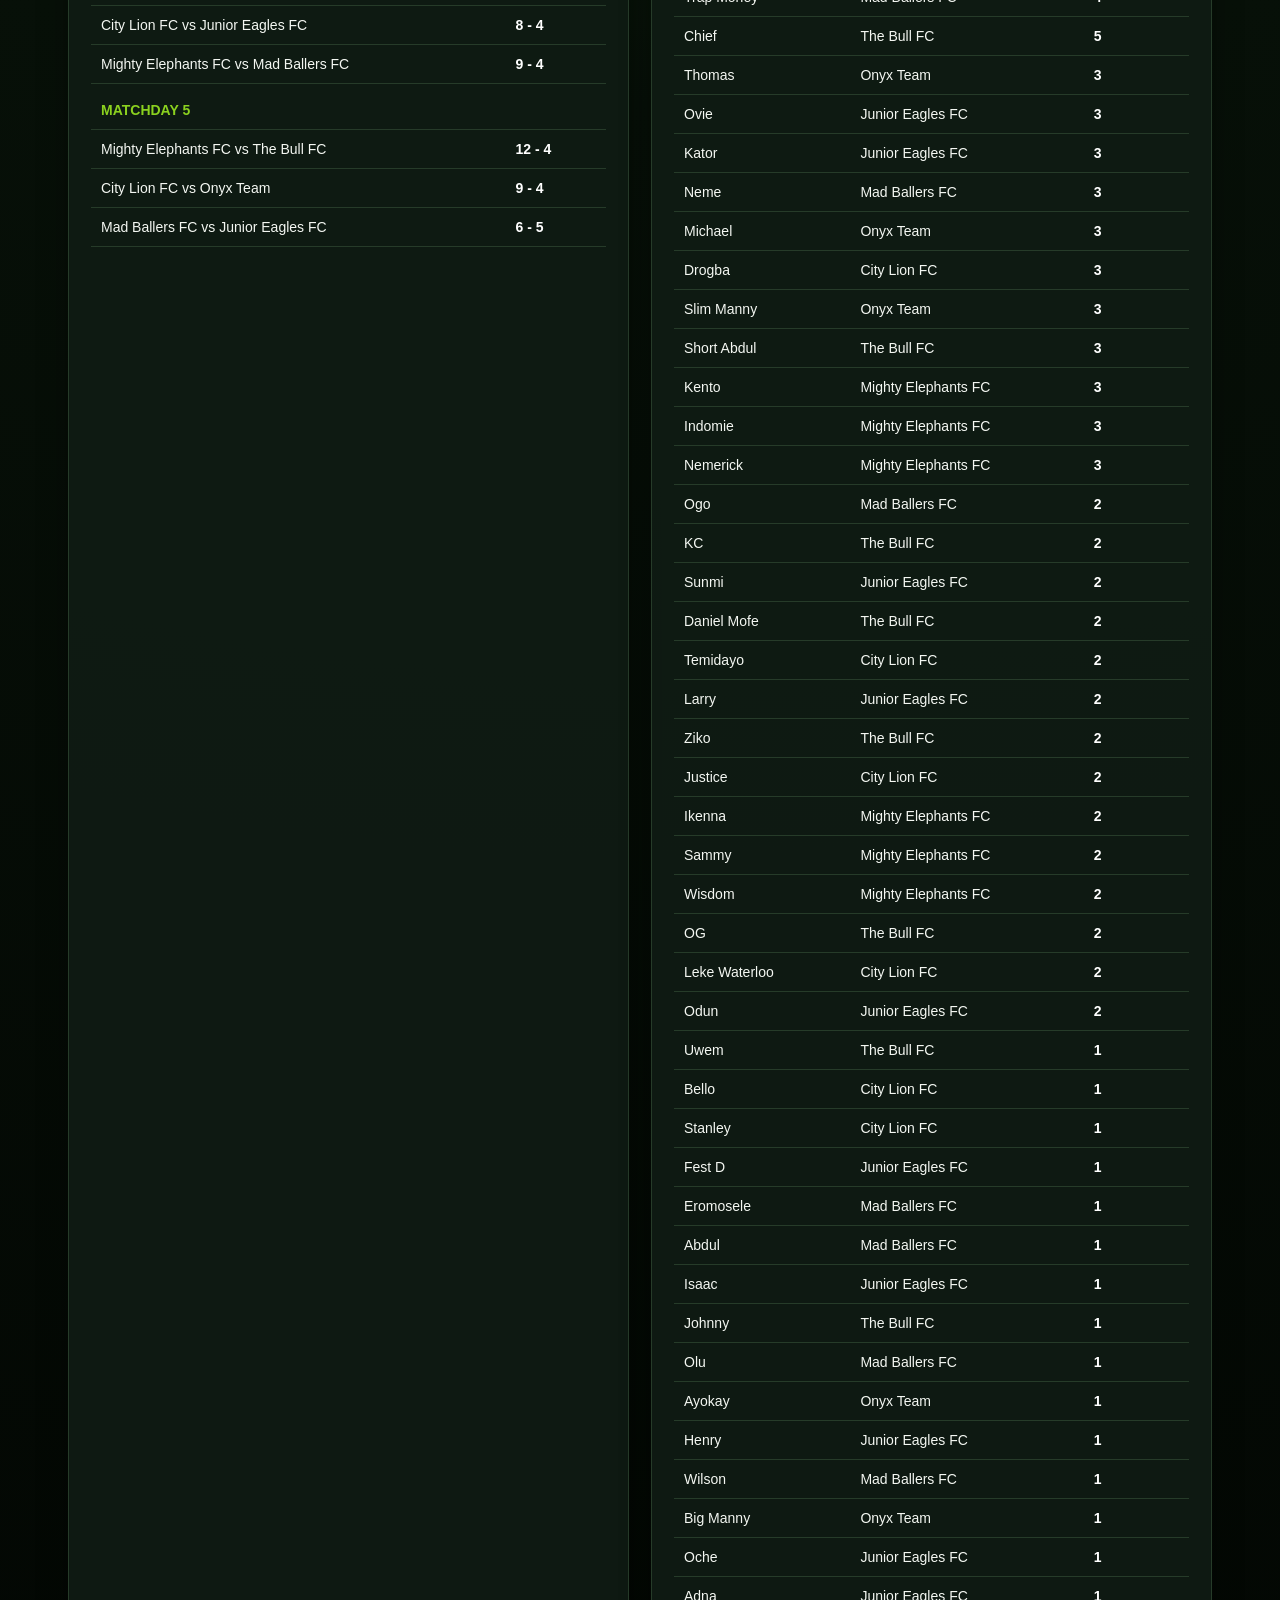
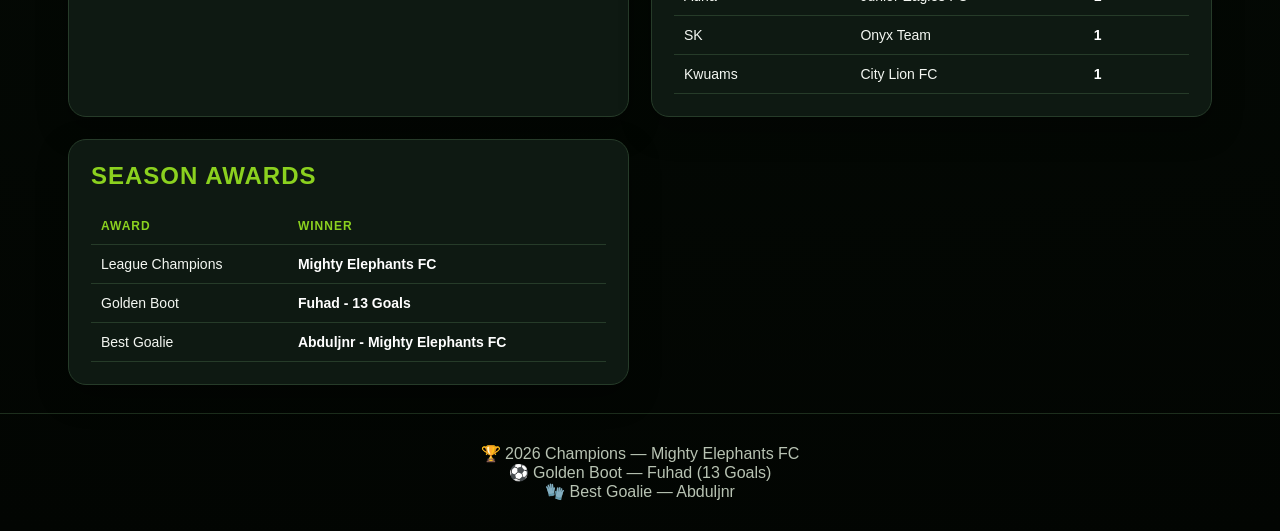
<file: results.html>
<!DOCTYPE html>
<html lang="en">

<head>
  <meta charset="UTF-8" />
  <meta name="viewport" content="width=device-width, initial-scale=1.0" />

  <title>Kitchener Ballers 6-Aside League</title>

  <link rel="stylesheet" href="styles.css?v=302" />
  <link rel="manifest" href="manifest.webmanifest" />
  <meta name="theme-color" content="#071008" />
  <link rel="apple-touch-icon" href="icons/apple-touch-icon.png" />
  <meta name="apple-mobile-web-app-capable" content="yes" />
  <meta name="apple-mobile-web-app-title" content="Ballers" />
</head>

<body>

  <nav class="site-nav">
    <a href="index.html">Home</a>
    <a href="results.html" class="active">Results</a>
    <a href="events.html">Events</a>
    <a href="insurance.html">Insurance</a>
    <a href="fees.html">Fees</a>
    <a href="feedback.html">Feedback</a>
    <a href="faq.html">FAQ</a>
    <a href="join.html">Join</a>
  </nav>

  <header class="hero">
    <p class="eyebrow">Kitchener Ballers</p>
    <h1>Results</h1>
    <p class="tagline">2026 Season Results &amp; Standings</p>
  </header>

  <main class="container">

    <section id="season-status" class="notice"></section>

    <section class="grid">

      <div class="card" id="fixtures-card">
        <h2>Season Complete</h2>

        <table>
          <thead>
            <tr>
              <th>Pitch</th>
              <th>Fixture</th>
              <th>Referee</th>
            </tr>
          </thead>

          <tbody id="fixtures-body"></tbody>
        </table>
      </div>

      <div class="card">
        <h2>Final League Table</h2>

        <table>
          <thead>
            <tr>
              <th>Pos</th>
              <th>Team</th>
              <th>P</th>
              <th>W</th>
              <th>D</th>
              <th>L</th>
              <th>GF</th>
              <th>GA</th>
              <th>GD</th>
              <th>Pts</th>
            </tr>
          </thead>

          <tbody id="standings-body"></tbody>
        </table>
      </div>

      <div class="card">
        <h2>All Matchday Results</h2>

        <table>
          <thead>
            <tr>
              <th>Match</th>
              <th>Score</th>
            </tr>
          </thead>

          <tbody id="results-body"></tbody>
        </table>
      </div>

      <div class="card">
        <h2>Top Goal Scorers</h2>

        <table>
          <thead>
            <tr>
              <th>Player</th>
              <th>Team</th>
              <th>Goals</th>
            </tr>
          </thead>

          <tbody id="scorers-body"></tbody>
        </table>
      </div>

      <div class="card">
        <h2>Season Awards</h2>

        <table>
          <thead>
            <tr>
              <th>Award</th>
              <th>Winner</th>
            </tr>
          </thead>

          <tbody id="awards-body"></tbody>
        </table>
      </div>

    </section>

  </main>

 <footer>
  🏆 2026 Champions — Mighty Elephants FC <br>
  ⚽ Golden Boot — Fuhad (13 Goals) <br>
  🧤 Best Goalie — Abduljnr
</footer>

  <script src="data.js?v=302"></script>
  <script src="script.js?v=302"></script>

</body>
</html>
</file>
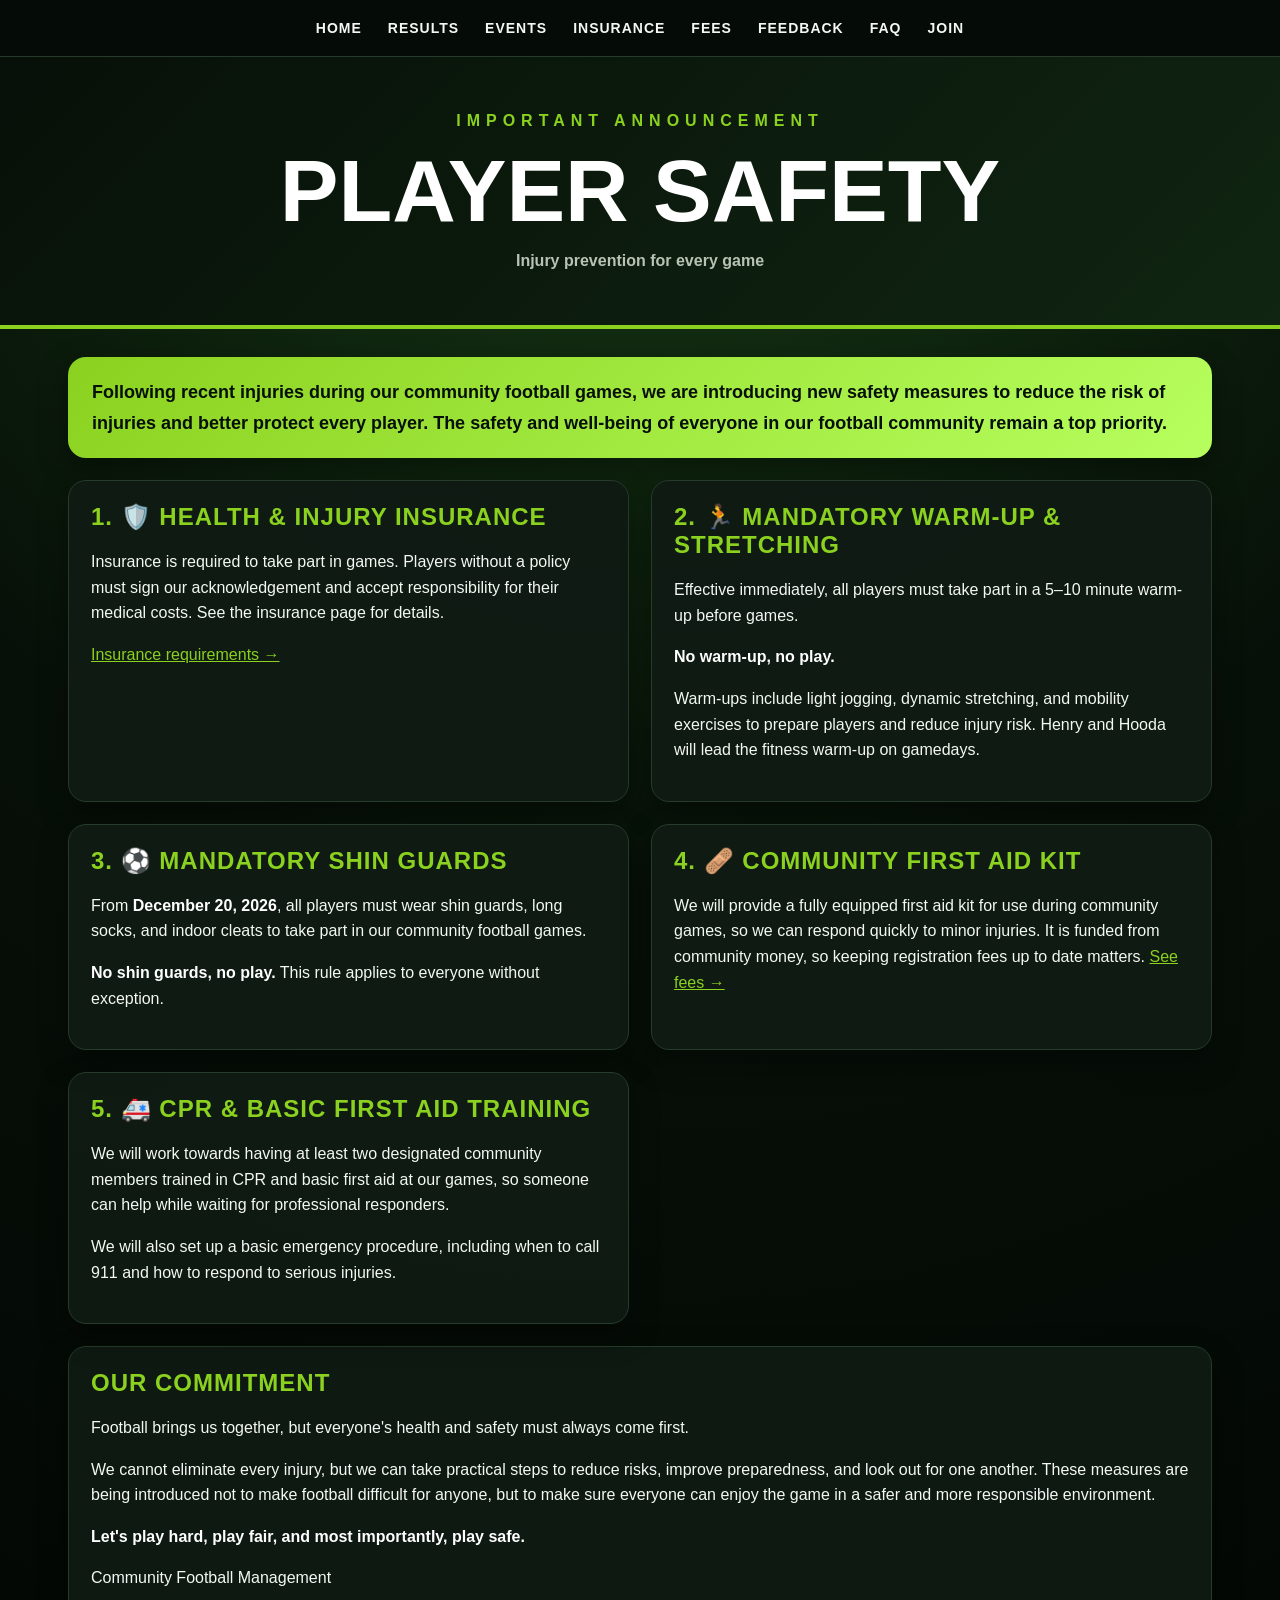
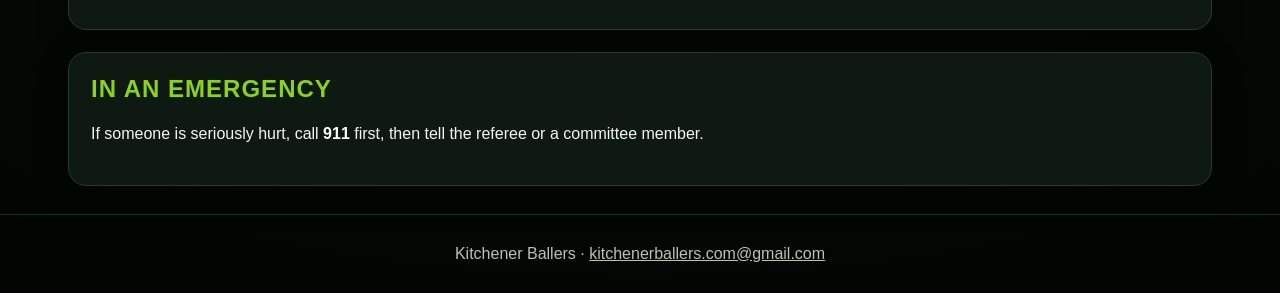
<file: safety.html>
<!DOCTYPE html>
<html lang="en">

<head>
  <meta charset="UTF-8" />
  <meta name="viewport" content="width=device-width, initial-scale=1.0" />
  <title>Kitchener Ballers | Player Safety</title>
  <link rel="stylesheet" href="styles.css?v=402" />
  <link rel="manifest" href="manifest.webmanifest" />
  <meta name="theme-color" content="#071008" />
  <link rel="apple-touch-icon" href="icons/apple-touch-icon.png" />
  <meta name="apple-mobile-web-app-capable" content="yes" />
  <meta name="apple-mobile-web-app-title" content="Ballers" />
</head>

<body>

  <nav class="site-nav">
    <a href="index.html">Home</a>
    <a href="results.html">Results</a>
    <a href="events.html">Events</a>
    <a href="insurance.html">Insurance</a>
    <a href="fees.html">Fees</a>
    <a href="feedback.html">Feedback</a>
    <a href="faq.html">FAQ</a>
    <a href="join.html">Join</a>
  </nav>

  <header class="hero">
    <p class="eyebrow">Important Announcement</p>
    <h1>Player Safety</h1>
    <p class="tagline">Injury prevention for every game</p>
  </header>

  <main class="container">

    <section class="notice">
      Following recent injuries during our community football games, we are introducing new safety measures to reduce the risk of injuries and better protect every player. The safety and well-being of everyone in our football community remain a top priority.
    </section>

    <section class="grid">

      <div class="card">
        <h2>1. 🛡️ Health &amp; Injury Insurance</h2>
        <p>Insurance is required to take part in games. Players without a policy must sign our acknowledgement and accept responsibility for their medical costs. See the insurance page for details.</p>
        <p><a href="insurance.html">Insurance requirements &rarr;</a></p>
      </div>

      <div class="card">
        <h2>2. 🏃 Mandatory Warm-Up &amp; Stretching</h2>
        <p>Effective immediately, all players must take part in a 5–10 minute warm-up before games.</p>
        <p><strong>No warm-up, no play.</strong></p>
        <p>Warm-ups include light jogging, dynamic stretching, and mobility exercises to prepare players and reduce injury risk. Henry and Hooda will lead the fitness warm-up on gamedays.</p>
      </div>

      <div class="card">
        <h2>3. ⚽ Mandatory Shin Guards</h2>
        <p>From <strong>December 20, 2026</strong>, all players must wear shin guards, long socks, and indoor cleats to take part in our community football games.</p>
        <p><strong>No shin guards, no play.</strong> This rule applies to everyone without exception.</p>
      </div>

      <div class="card">
        <h2>4. 🩹 Community First Aid Kit</h2>
        <p>We will provide a fully equipped first aid kit for use during community games, so we can respond quickly to minor injuries. It is funded from community money, so keeping registration fees up to date matters. <a href="fees.html">See fees &rarr;</a></p>
      </div>

      <div class="card">
        <h2>5. 🚑 CPR &amp; Basic First Aid Training</h2>
        <p>We will work towards having at least two designated community members trained in CPR and basic first aid at our games, so someone can help while waiting for professional responders.</p>
        <p>We will also set up a basic emergency procedure, including when to call 911 and how to respond to serious injuries.</p>
      </div>

    </section>

    <section class="card" style="margin-top:22px">
      <h2>Our Commitment</h2>
      <p>Football brings us together, but everyone's health and safety must always come first.</p>
      <p>We cannot eliminate every injury, but we can take practical steps to reduce risks, improve preparedness, and look out for one another. These measures are being introduced not to make football difficult for anyone, but to make sure everyone can enjoy the game in a safer and more responsible environment.</p>
      <p><strong>Let's play hard, play fair, and most importantly, play safe.</strong></p>
      <p>Community Football Management</p>
    </section>

    <section class="card" style="margin-top:22px">
      <h2>In an Emergency</h2>
      <p>If someone is seriously hurt, call <strong>911</strong> first, then tell the referee or a committee member.</p>
    </section>

  </main>

  <footer>
    Kitchener Ballers &middot; <a href="mailto:kitchenerballers.com@gmail.com">kitchenerballers.com@gmail.com</a>
  </footer>

</body>

</html>
</file>
<file: styles.css>
:root{
  --bg:#071008;
  --card:#0f1b13;
  --green:#8bd11f;
  --line:#263b29;
  --text:#f4f7f2;
  --muted:#b8c3b3;
  --gold:#ffd700;
}

*{box-sizing:border-box}

html,body{
  margin:0;
  min-height:100%;
  font-family:Arial,Helvetica,sans-serif;
  background:radial-gradient(circle at top,#173b16 0%,#071008 45%,#020502 100%) !important;
  color:var(--text) !important;
}

a{color:var(--green)}

/* ---------- Navigation ---------- */
.site-nav{
  display:flex;
  flex-wrap:wrap;
  justify-content:center;
  gap:6px 18px;
  padding:14px 20px;
  background:#050c07;
  border-bottom:1px solid var(--line);
  position:sticky;
  top:0;
  z-index:10;
}
.site-nav a{
  color:var(--text);
  text-decoration:none;
  font-size:14px;
  font-weight:700;
  text-transform:uppercase;
  letter-spacing:1px;
  padding:6px 4px;
}
.site-nav a:hover,.site-nav a.active{color:var(--green)}

/* ---------- Hero ---------- */
.hero{
  padding:55px 20px;
  text-align:center;
  background:linear-gradient(135deg,#071008,#102512);
  border-bottom:4px solid var(--green);
}

.eyebrow{
  text-transform:uppercase;
  letter-spacing:6px;
  color:var(--green) !important;
  font-weight:800;
  margin:0;
}

h1{
  font-size:clamp(42px,7vw,88px);
  margin:10px 0;
  text-transform:uppercase;
  color:#fff !important;
}

.tagline{
  margin:0;
  color:var(--muted) !important;
  font-weight:700;
}

.hero-actions{
  margin-top:26px;
  display:flex;
  flex-wrap:wrap;
  justify-content:center;
  gap:12px;
}

.btn{
  display:inline-block;
  background:var(--green);
  color:#071008;
  text-decoration:none;
  font-weight:800;
  text-transform:uppercase;
  letter-spacing:1px;
  padding:12px 22px;
  border-radius:999px;
  font-size:14px;
}
.btn.outline{
  background:transparent;
  color:var(--green);
  border:2px solid var(--green);
}

/* ---------- Layout ---------- */
.container{
  max-width:1200px;
  margin:0 auto;
  padding:28px;
}

.notice{
  background:linear-gradient(135deg,var(--green),#b7ff5e);
  color:#071008 !important;
  padding:20px 24px;
  border-radius:18px;
  margin-bottom:22px;
  font-size:18px;
  font-weight:700;
  line-height:1.7;
  box-shadow:0 10px 30px rgba(0,0,0,.35);
}

.grid{
  display:grid;
  grid-template-columns:1fr;
  gap:22px;
}

@media(min-width:900px){
  .grid{grid-template-columns:1fr 1fr}
  .grid.three{grid-template-columns:repeat(3,1fr)}
}

.card{
  background:rgba(15,27,19,.96) !important;
  border:1px solid var(--line);
  border-radius:18px;
  padding:22px;
  box-shadow:0 12px 30px rgba(0,0,0,.35);
  overflow:auto;
  color:var(--text) !important;
}

.card h2{
  color:var(--green) !important;
  margin:0 0 18px;
  text-transform:uppercase;
  letter-spacing:1px;
  font-size:24px;
}

.card h3{
  color:#fff;
  margin:18px 0 8px;
  font-size:18px;
}

.card p,.card li{line-height:1.6}

.placeholder{
  background:#3a2f00;
  color:var(--gold);
  padding:1px 6px;
  border-radius:6px;
  font-size:.92em;
}

/* ---------- Tables ---------- */
table{
  width:100%;
  border-collapse:collapse;
  color:var(--text) !important;
}

th,td{
  border-bottom:1px solid var(--line);
  padding:11px 10px;
  text-align:left;
  color:var(--text) !important;
}

th{
  color:var(--green) !important;
  text-transform:uppercase;
  font-size:12px;
  letter-spacing:1px;
}

td{
  font-size:14px;
}

tr:hover{
  background:#142416;
}

strong{
  color:#fff !important;
}

.matchday-heading{
  color:var(--green) !important;
  font-weight:800;
  padding-top:18px;
  text-transform:uppercase;
}

.complete-message{
  color:var(--green) !important;
  font-size:18px;
  font-weight:800;
}

.badge{
  background:var(--green);
  color:#071008;
  padding:2px 8px;
  border-radius:999px;
  font-weight:800;
  font-size:12px;
}

/* ---------- Forms and embeds ---------- */
.embed{
  width:100%;
  height:620px;
  border:0;
  border-radius:12px;
  background:#fff;
}

.fee-box{
  font-size:40px;
  font-weight:900;
  color:var(--green);
  margin:6px 0 14px;
}

.faq details{
  border-bottom:1px solid var(--line);
  padding:14px 0;
}
.faq summary{
  cursor:pointer;
  font-weight:800;
  color:#fff;
  font-size:16px;
}
.faq details p{margin:10px 0 0;color:var(--muted)}

footer{
  text-align:center;
  color:var(--muted) !important;
  padding:30px 20px;
  border-top:1px solid #1d2e1d;
}
footer a{color:var(--muted)}
footer .footer-brand{
  font-size:20px;
  font-weight:900;
  letter-spacing:4px;
  text-transform:uppercase;
  color:#fff;
  margin:0 0 8px;
}

/* ---------- Home redesign ---------- */
.home-hero{
  position:relative;
  padding:110px 20px 120px;
  text-align:center;
  background:
    linear-gradient(180deg,rgba(7,16,8,.55),rgba(7,16,8,.95)),
    radial-gradient(circle at 50% 0%,#2a6b2a 0%,#0d2a14 40%,#050c07 100%);
  border-bottom:1px solid var(--line);
  overflow:hidden;
}
.home-hero::before{
  content:"";
  position:absolute;
  left:50%;
  top:50%;
  width:min(900px,95vw);
  height:min(560px,70vw);
  transform:translate(-50%,-50%);
  border:3px solid rgba(139,209,31,.22);
  border-radius:8px;
  pointer-events:none;
}
.home-hero::after{
  content:"";
  position:absolute;
  left:50%;
  top:50%;
  width:180px;
  height:180px;
  transform:translate(-50%,-50%);
  border:3px solid rgba(139,209,31,.22);
  border-radius:50%;
  pointer-events:none;
}
.home-hero-inner{position:relative;z-index:1;max-width:820px;margin:0 auto}
.home-title{
  font-size:clamp(46px,8vw,104px);
  line-height:1;
  margin:14px 0 18px;
  letter-spacing:2px;
  text-transform:uppercase;
  color:#fff !important;
}
.home-lead{
  font-size:clamp(18px,2.4vw,24px);
  color:var(--muted) !important;
  margin:0;
  font-weight:600;
}

.quick-strip{
  max-width:1200px;
  margin:-48px auto 0;
  padding:0 20px;
  position:relative;
  z-index:2;
  display:grid;
  grid-template-columns:repeat(2,1fr);
  gap:14px;
}
@media(min-width:900px){
  .quick-strip{grid-template-columns:repeat(4,1fr)}
}
.quick{
  display:flex;
  align-items:center;
  gap:14px;
  background:rgba(15,27,19,.97);
  border:1px solid var(--line);
  border-radius:16px;
  padding:18px;
  text-decoration:none;
  color:var(--text);
  box-shadow:0 14px 34px rgba(0,0,0,.45);
  transition:transform .15s ease,border-color .15s ease;
}
.quick:hover{transform:translateY(-3px);border-color:var(--green)}
.quick strong{display:block;font-size:16px;color:#fff}
.quick small{display:block;color:var(--muted);font-size:13px;margin-top:2px}
.quick-icon{
  flex:0 0 46px;
  height:46px;
  border-radius:12px;
  background:var(--green);
  display:flex;
  align-items:center;
  justify-content:center;
}
.quick-icon svg{
  width:24px;
  height:24px;
  fill:none;
  stroke:#071008;
  stroke-width:2.2;
  stroke-linecap:round;
  stroke-linejoin:round;
}

.feature{
  display:grid;
  grid-template-columns:1fr;
  gap:0;
  margin:56px 0 0;
  border-radius:22px;
  overflow:hidden;
  border:1px solid var(--line);
  background:var(--card);
  box-shadow:0 18px 40px rgba(0,0,0,.35);
}
@media(min-width:900px){
  .feature{grid-template-columns:1.1fr 1fr}
}
.feature-art{min-height:260px}
.feature-art svg{width:100%;height:100%;display:block}
.feature-body{padding:34px 32px}
.feature-body h2{
  font-size:clamp(24px,3vw,34px);
  margin:6px 0 14px;
  color:#fff;
  line-height:1.2;
}
.feature-body p{color:var(--muted);line-height:1.7}

.section-head{
  text-align:center;
  margin:64px 0 26px;
}
.section-head h2{
  margin:0 0 6px;
  font-size:clamp(26px,3.2vw,38px);
  text-transform:uppercase;
  letter-spacing:2px;
  color:#fff;
}
.section-head p{margin:0;color:var(--muted)}

.tile{
  display:flex;
  flex-direction:column;
  text-decoration:none;
  color:var(--text);
  background:rgba(15,27,19,.96);
  border:1px solid var(--line);
  border-radius:18px;
  padding:26px;
  box-shadow:0 12px 30px rgba(0,0,0,.3);
  transition:transform .15s ease,border-color .15s ease;
}
.tile:hover{transform:translateY(-4px);border-color:var(--green)}
.tile-num{
  font-size:13px;
  font-weight:900;
  letter-spacing:2px;
  color:var(--green);
}
.tile h3{
  margin:12px 0 10px;
  font-size:22px;
  color:#fff;
}
.tile p{
  margin:0 0 18px;
  color:var(--muted);
  line-height:1.6;
  flex:1;
}
.tile-link{
  font-weight:800;
  color:var(--green);
  font-size:14px;
  text-transform:uppercase;
  letter-spacing:1px;
}

.banner{
  margin:56px 0 10px;
  display:flex;
  flex-wrap:wrap;
  align-items:center;
  justify-content:space-between;
  gap:20px;
  padding:34px 36px;
  border-radius:22px;
  background:linear-gradient(135deg,#1f4d1f,#0d2a14);
  border:1px solid rgba(139,209,31,.35);
}
.banner h2{
  margin:0 0 6px;
  font-size:clamp(22px,2.8vw,30px);
  color:#fff;
}
.banner p{margin:0;color:var(--muted)}

/* ---------- Games schedule strip ---------- */
.schedule-strip{
  display:flex;
  flex-wrap:wrap;
  gap:14px;
  margin:4px 0 18px;
}
.schedule-strip > div{
  flex:1 1 220px;
  background:#142416;
  border:1px solid var(--line);
  border-left:4px solid var(--green);
  border-radius:12px;
  padding:14px 16px;
  line-height:1.6;
}
</file>
